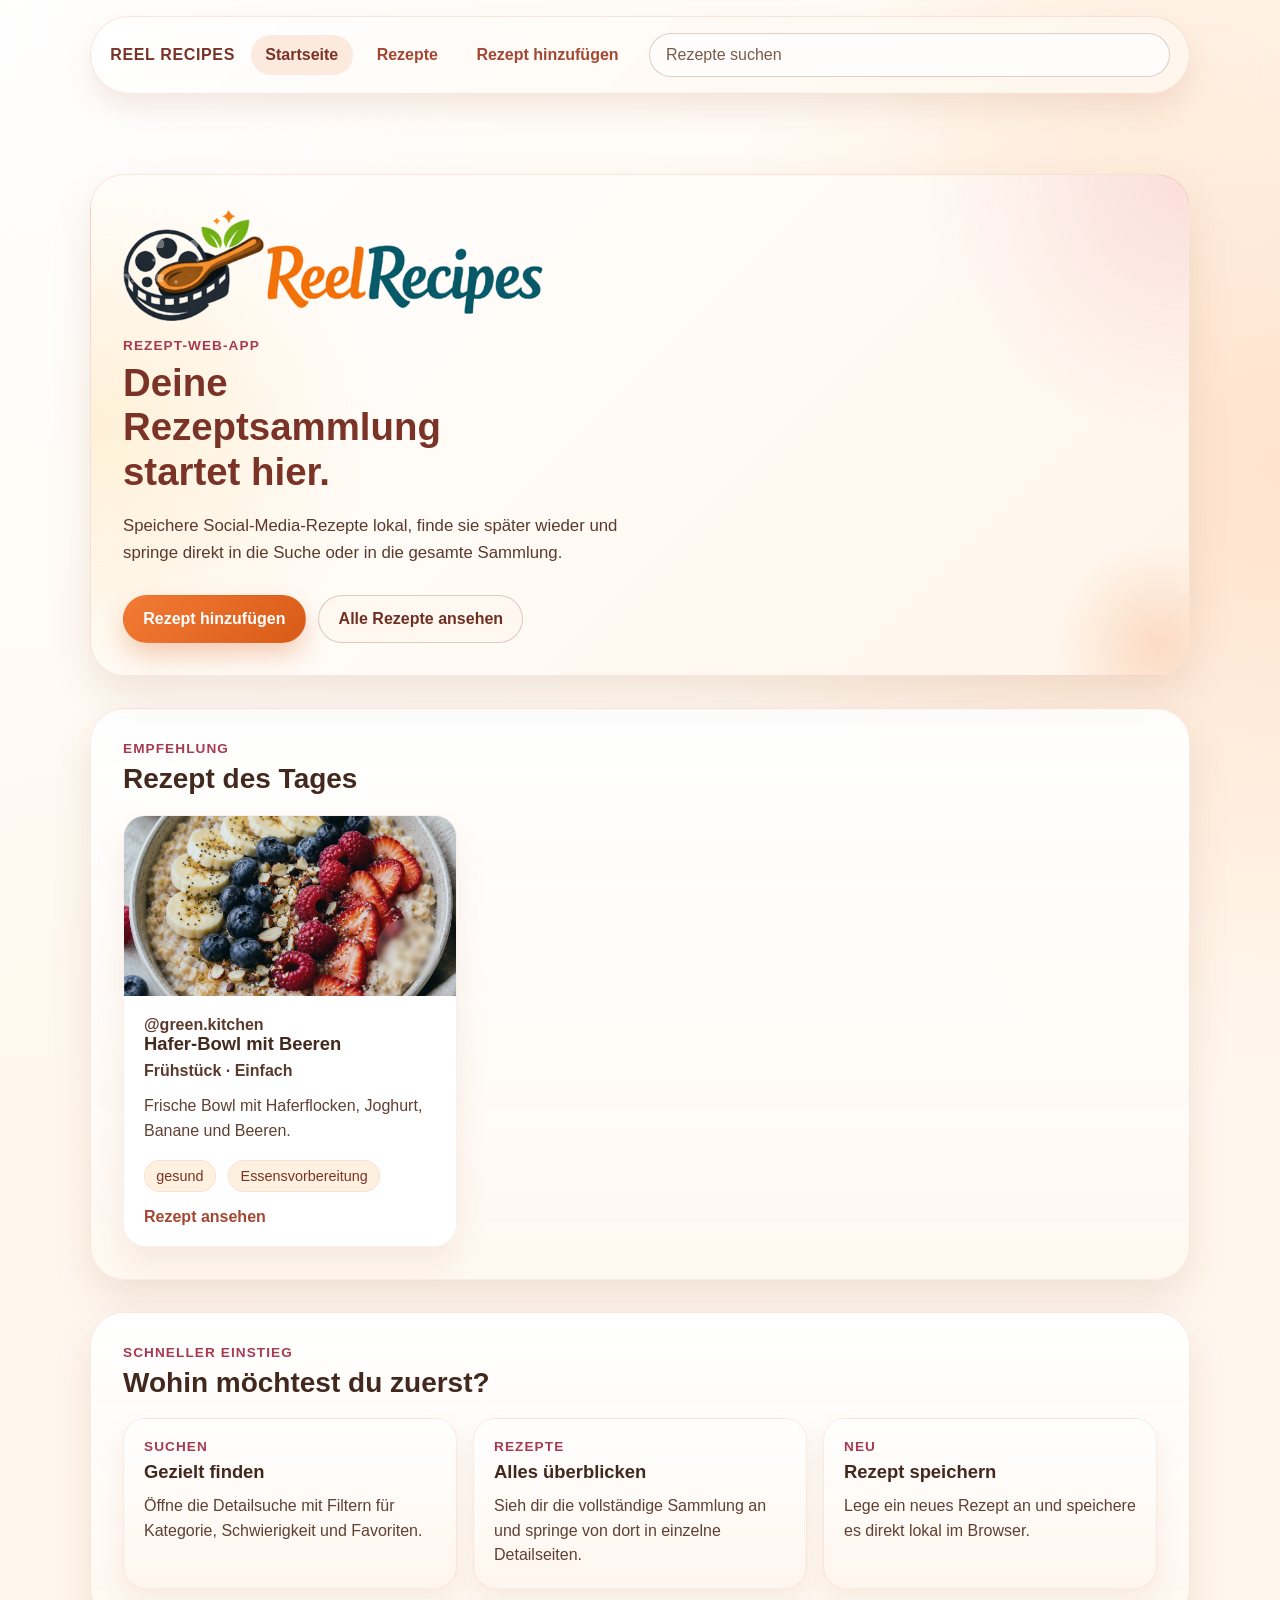
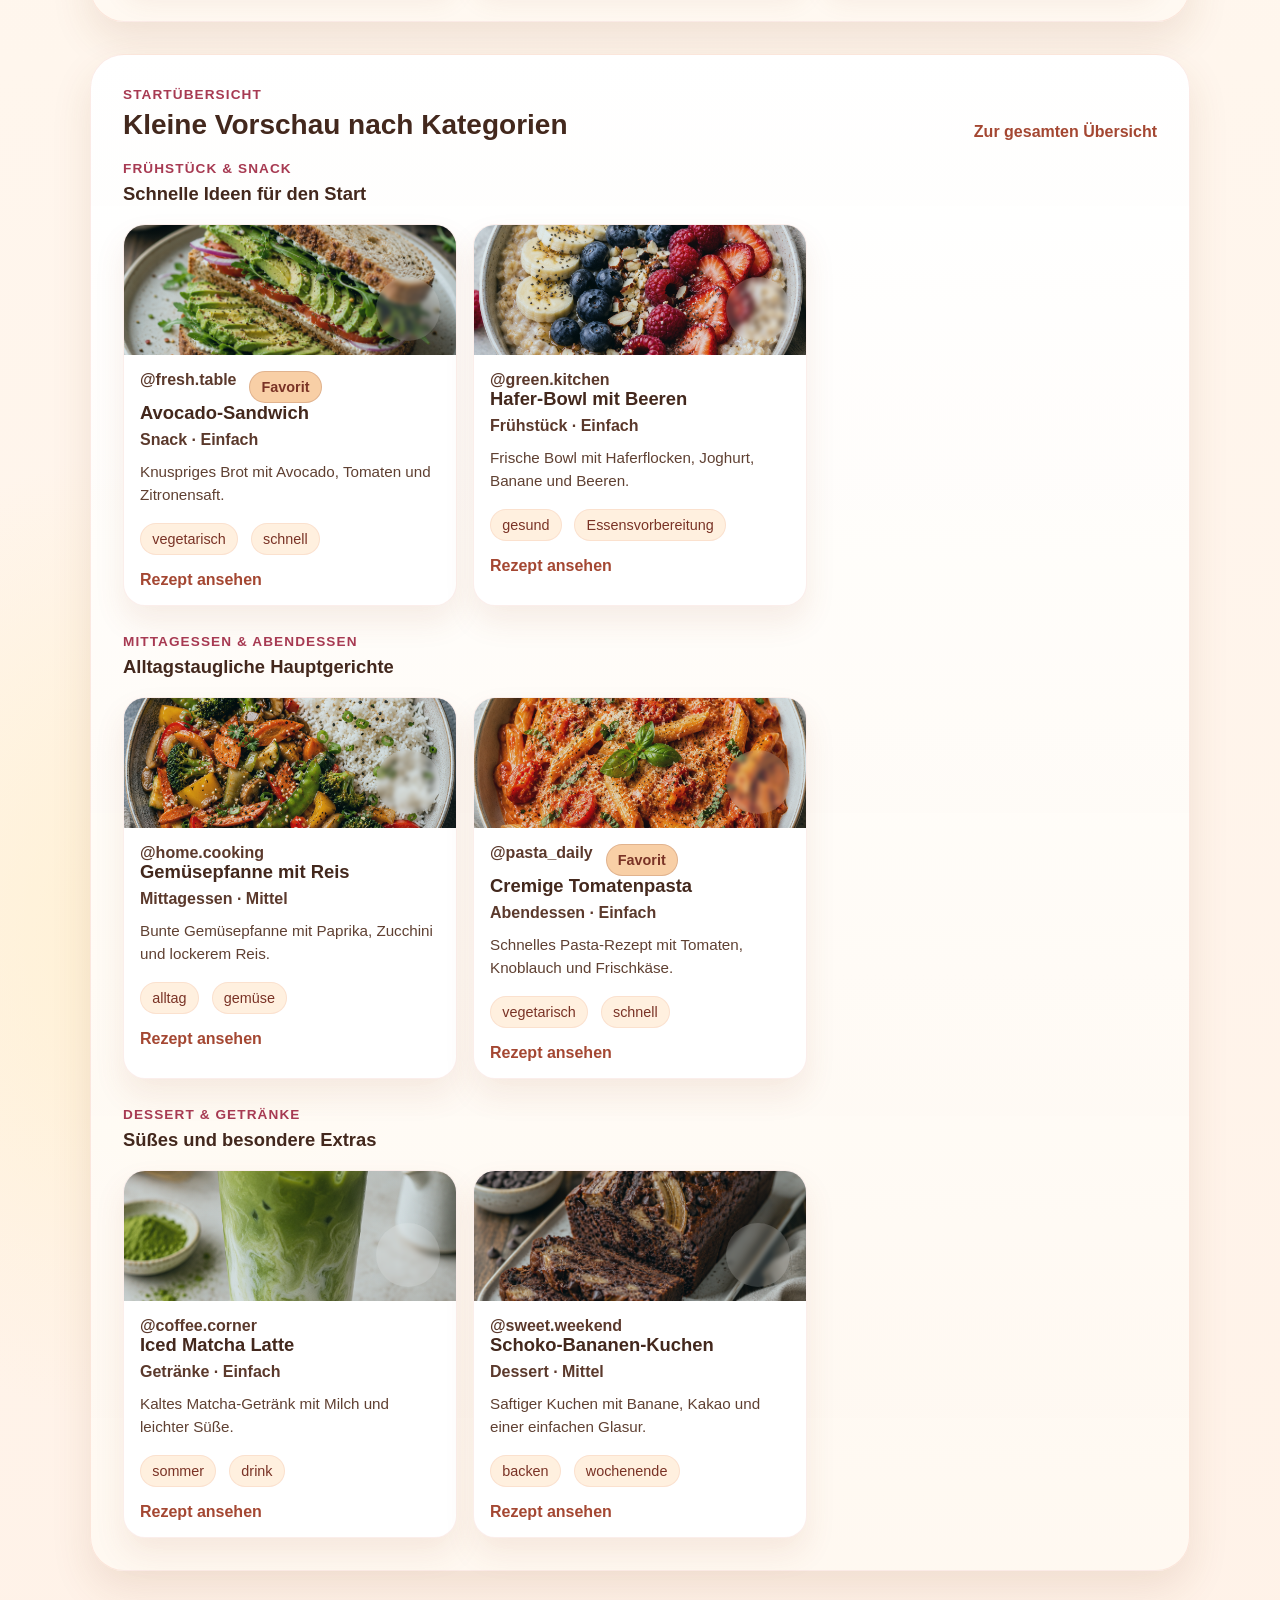
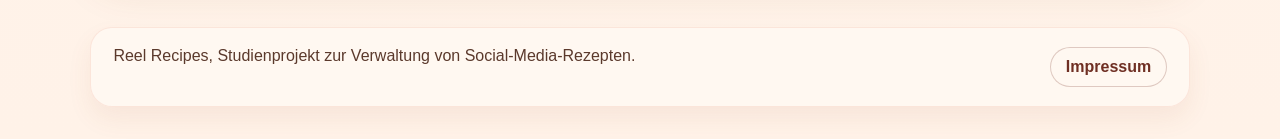
<file: index.html>
﻿<!DOCTYPE html>
<html lang="de">
  <head>
    <meta charset="UTF-8">
    <meta name="viewport" content="width=device-width, initial-scale=1.0, viewport-fit=cover">
    <meta
      name="description"
      content="Reel Recipes ist eine lokale Rezept-Web-App zum Speichern, Durchsuchen und Organisieren von Social-Media-Rezepten."
    >
    <meta name="theme-color" content="#f27b35">
    <link rel="manifest" href="manifest.webmanifest">
    <link rel="apple-touch-icon" href="data/icons/apple-touch-icon.png">
    <title>Reel Recipes - Startseite</title>
    <link rel="stylesheet" href="css/style.css">
  </head>
  <body>
    <a class="skip-link" href="#main-content">Zum Inhalt springen</a>
    <!-- Die Hauptnavigation steht auf jeder Seite ganz oben und verbindet die wichtigsten HTML-Dateien. -->
    <nav class="top-nav" aria-label="Hauptnavigation">
      <div class="top-nav__inner">
        <span class="top-nav__brand">Reel Recipes</span>
        <div class="top-nav__links">
          <a class="top-nav__link top-nav__link--active" href="index.html" aria-current="page">Startseite</a>
          <a class="top-nav__link" href="rezepte.html">Rezepte</a>
          <a class="top-nav__link" href="hinzufuegen.html">Rezept hinzufügen</a>
        </div>
        <form class="top-nav__search" action="suche.html" method="get">
          <label class="sr-only" for="nav-search-home">Suchen</label>
          <input id="nav-search-home" name="q" type="search" placeholder="Rezepte suchen">
        </form>
      </div>
    </nav>

    <!-- Der Header enthält den sichtbaren Einstieg der Startseite mit Titel und Hauptaktionen. -->
    <header class="hero">
      <div class="hero__content">
        <div class="brand">
          <img
            class="brand__logo"
            src="data/Logo_Reel_Recipes_transparent.png"
            alt="Logo von Reel Recipes"
          >
        </div>
        <p class="eyebrow">Rezept-Web-App</p>
        <h1>Deine Rezeptsammlung startet hier.</h1>
        <p class="hero__text">
          Speichere Social-Media-Rezepte lokal, finde sie später wieder und
          springe direkt in die Suche oder in die gesamte Sammlung.
        </p>
        <div class="hero__actions">
          <a class="button button--primary" href="hinzufuegen.html">Rezept hinzufügen</a>
          <a class="button button--secondary" href="rezepte.html">Alle Rezepte ansehen</a>
        </div>
      </div>
    </header>

    <!-- Im main-Bereich liegt der eigentliche Seiteninhalt, also alles außer Navigation und Footer. -->
    <main class="page-content" id="main-content">
      <section class="panel" aria-labelledby="recipe-of-day-title">
        <div class="section-heading section-heading--inline">
          <div>
            <p class="section-label">Empfehlung</p>
            <h2 id="recipe-of-day-title">Rezept des Tages</h2>
          </div>
        </div>

        <!-- Dieser Bereich zeigt jeden Tag automatisch ein anderes Rezept aus der lokalen Sammlung. -->
        <div class="card-grid" id="recipe-of-day-grid"></div>
      </section>

      <section class="panel quick-links" aria-labelledby="quick-links-title">
        <div class="section-heading section-heading--inline">
          <div>
            <p class="section-label">Schneller Einstieg</p>
            <h2 id="quick-links-title">Wohin möchtest du zuerst?</h2>
          </div>
        </div>

        <!-- Diese drei Kacheln dienen als schneller Einstieg in die wichtigsten Bereiche der Website. -->
        <div class="quick-links__grid">
          <a class="quick-link-card" href="suche.html">
            <p class="section-label">Suchen</p>
            <h3>Gezielt finden</h3>
            <p>Öffne die Detailsuche mit Filtern für Kategorie, Schwierigkeit und Favoriten.</p>
          </a>

          <a class="quick-link-card" href="rezepte.html">
            <p class="section-label">Rezepte</p>
            <h3>Alles überblicken</h3>
            <p>Sieh dir die vollständige Sammlung an und springe von dort in einzelne Detailseiten.</p>
          </a>

          <a class="quick-link-card" href="hinzufuegen.html">
            <p class="section-label">Neu</p>
            <h3>Rezept speichern</h3>
            <p>Lege ein neues Rezept an und speichere es direkt lokal im Browser.</p>
          </a>
        </div>
      </section>

      <section class="panel" aria-labelledby="home-overview-title">
        <div class="section-heading section-heading--inline">
          <div>
            <p class="section-label">Startübersicht</p>
            <h2 id="home-overview-title">Kleine Vorschau nach Kategorien</h2>
          </div>
          <a class="text-link" href="rezepte.html">Zur gesamten Übersicht</a>
        </div>

        <!-- Die Vorschau ist in Kategorien gegliedert, damit die Startseite nicht wie eine endlose Liste wirkt. -->
        <section class="home-category-group" aria-labelledby="home-breakfast-title">
          <div class="section-heading section-heading--inline">
            <div>
              <p class="section-label">Frühstück & Snack</p>
              <h3 id="home-breakfast-title">Schnelle Ideen für den Start</h3>
            </div>
          </div>
          <div class="card-grid card-grid--compact" id="home-breakfast-grid"></div>
        </section>

        <section class="home-category-group" aria-labelledby="home-main-title">
          <div class="section-heading section-heading--inline">
            <div>
              <p class="section-label">Mittagessen & Abendessen</p>
              <h3 id="home-main-title">Alltagstaugliche Hauptgerichte</h3>
            </div>
          </div>
          <div class="card-grid card-grid--compact" id="home-main-grid"></div>
        </section>

        <section class="home-category-group" aria-labelledby="home-treats-title">
          <div class="section-heading section-heading--inline">
            <div>
              <p class="section-label">Dessert & Getränke</p>
              <h3 id="home-treats-title">Süßes und besondere Extras</h3>
            </div>
          </div>
          <div class="card-grid card-grid--compact" id="home-treats-grid"></div>
        </section>
      </section>
    </main>

    <footer class="site-footer">
      <div class="site-footer__inner">
        <p>Reel Recipes, Studienprojekt zur Verwaltung von Social-Media-Rezepten.</p>
        <nav aria-label="Footer-Navigation">
          <button class="footer-app-button" id="install-app-button" type="button" hidden>GET THE APP</button>
          <a href="imprint.html">Impressum</a>
        </nav>
      </div>
    </footer>

    <script src="js/db.js"></script>
    <script src="js/sample-recipes.js"></script>
    <script src="js/recipe-render.js"></script>
    <script src="js/home.js"></script>
    <script src="js/pwa.js"></script>
  </body>
</html>
</file>
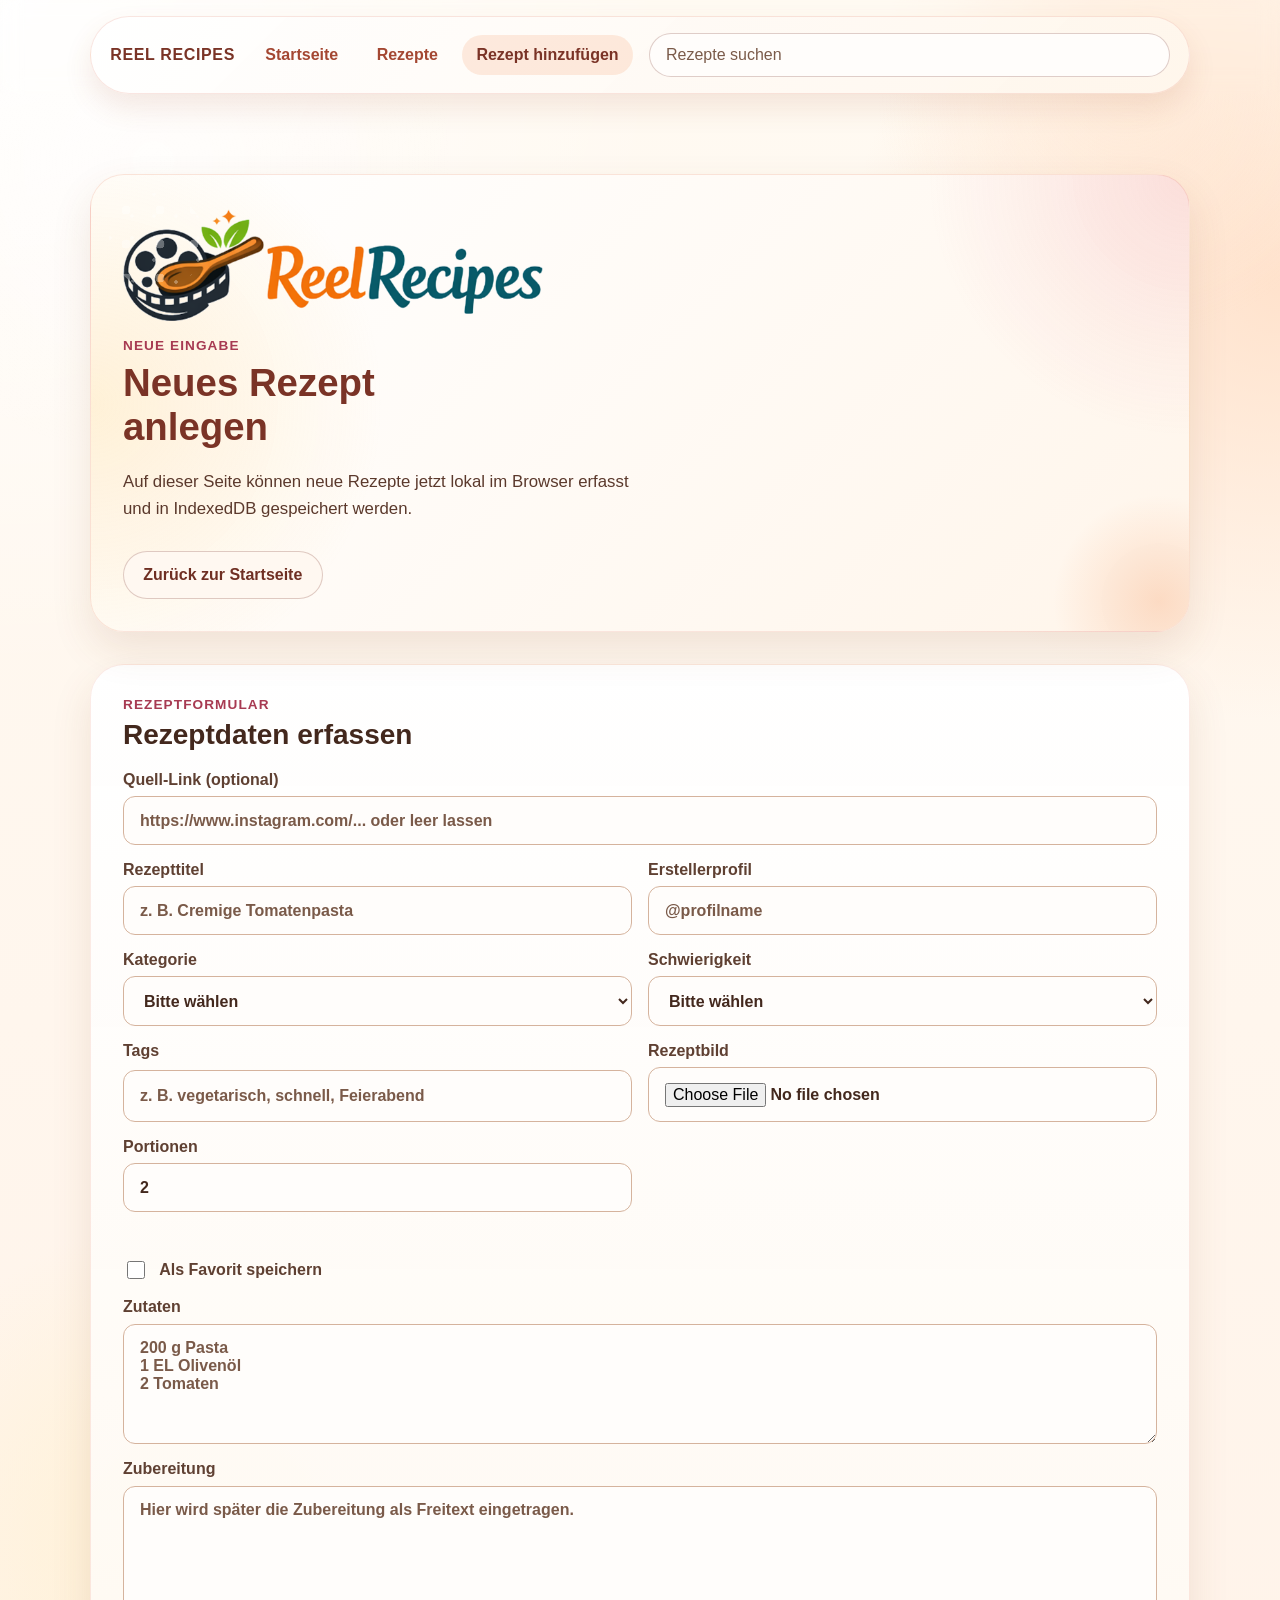
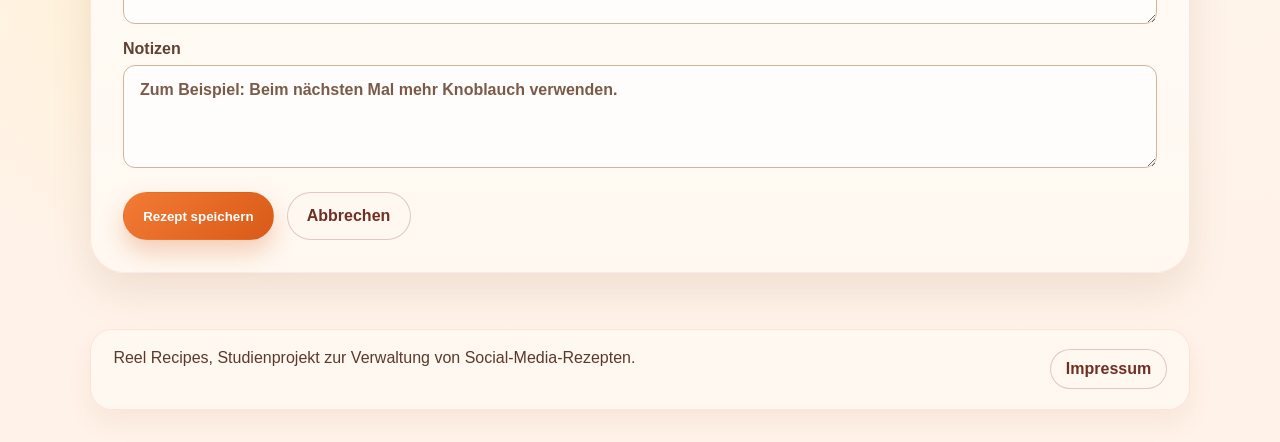
<file: hinzufuegen.html>
﻿<!DOCTYPE html>
<html lang="de">
  <head>
    <meta charset="UTF-8">
    <meta name="viewport" content="width=device-width, initial-scale=1.0, viewport-fit=cover">
    <meta
      name="description"
      content="Auf der Hinzufügen-Seite von Reel Recipes können neue Rezepte mit Kategorien, Zutaten, Tags und Bild lokal gespeichert werden."
    >
    <meta name="theme-color" content="#f27b35">
    <link rel="manifest" href="manifest.webmanifest">
    <link rel="apple-touch-icon" href="data/icons/apple-touch-icon.png">
    <title>Reel Recipes - Rezept hinzufügen</title>
    <link rel="stylesheet" href="css/style.css">
  </head>
  <body>
    <a class="skip-link" href="#main-content">Zum Inhalt springen</a>
    <!-- Die Navigation bleibt identisch, damit auch Unterseiten wie Formulare direkt erreichbar sind. -->
    <nav class="top-nav" aria-label="Hauptnavigation">
      <div class="top-nav__inner">
        <span class="top-nav__brand">Reel Recipes</span>
        <div class="top-nav__links">
          <a class="top-nav__link" href="index.html">Startseite</a>
          <a class="top-nav__link" href="rezepte.html">Rezepte</a>
          <a class="top-nav__link top-nav__link--active" href="hinzufuegen.html" aria-current="page">Rezept hinzufügen</a>
        </div>
        <form class="top-nav__search" action="suche.html" method="get">
          <label class="sr-only" for="nav-search-add">Suchen</label>
          <input id="nav-search-add" name="q" type="search" placeholder="Rezepte suchen">
        </form>
      </div>
    </nav>

    <header class="hero hero--compact">
      <div class="hero__content">
        <div class="brand">
          <img
            class="brand__logo"
            src="data/Logo_Reel_Recipes_transparent.png"
            alt="Logo von Reel Recipes"
          >
        </div>
        <p class="eyebrow">Neue Eingabe</p>
        <h1>Neues Rezept anlegen</h1>
        <p class="hero__text">
          Auf dieser Seite können neue Rezepte jetzt lokal im Browser erfasst
          und in IndexedDB gespeichert werden.
        </p>
        <div class="hero__actions">
          <a class="button button--secondary" href="index.html">Zurück zur Startseite</a>
        </div>
      </div>
    </header>

    <!-- Der main-Bereich enthält nur das Formular, weil dies die zentrale Aufgabe dieser Seite ist. -->
    <main class="page-content" id="main-content">
      <section class="panel form-panel" aria-labelledby="form-title">
        <div class="section-heading">
          <p class="section-label">Rezeptformular</p>
          <h2 id="form-title">Rezeptdaten erfassen</h2>
        </div>

        <!-- Dieses Formular wird später von add-recipe.js ausgelesen und in IndexedDB gespeichert. -->
        <form class="recipe-form" id="recipe-form">
          <label class="field field--full" for="source-url">
            <span>Quell-Link (optional)</span>
            <input
              id="source-url"
              type="text"
              placeholder="https://www.instagram.com/... oder leer lassen"
            >
          </label>

          <div class="form-grid">
            <label class="field" for="title">
              <span>Rezepttitel</span>
              <input
                id="title"
                type="text"
                placeholder="z. B. Cremige Tomatenpasta"
                required
              >
            </label>

            <label class="field" for="creator">
              <span>Erstellerprofil</span>
              <input id="creator" type="text" placeholder="@profilname">
            </label>

            <label class="field" for="category">
              <span>Kategorie</span>
              <select id="category" required>
                <option value="">Bitte wählen</option>
                <option value="Frühstück">Frühstück</option>
                <option value="Mittagessen">Mittagessen</option>
                <option value="Abendessen">Abendessen</option>
                <option value="Dessert">Dessert</option>
                <option value="Snack">Snack</option>
                <option value="Getränke">Getränke</option>
              </select>
            </label>

            <label class="field" for="difficulty">
              <span>Schwierigkeit</span>
              <select id="difficulty" required>
                <option value="">Bitte wählen</option>
                <option value="Einfach">Einfach</option>
                <option value="Mittel">Mittel</option>
                <option value="Anspruchsvoll">Anspruchsvoll</option>
              </select>
            </label>
          </div>

          <div class="form-grid">
            <label class="field" for="tags">
              <span>Tags</span>
              <input
                id="tags"
                type="text"
                placeholder="z. B. vegetarisch, schnell, Feierabend"
              >
            </label>

            <label class="field" for="image">
              <span>Rezeptbild</span>
              <input id="image" type="file" accept="image/*">
            </label>

            <label class="field" for="servings">
              <span>Portionen</span>
              <input id="servings" type="number" min="1" step="1" value="2" required>
            </label>
          </div>

          <label class="field field--checkbox" for="favorite">
            <input id="favorite" type="checkbox">
            <span>Als Favorit speichern</span>
          </label>

          <label class="field field--full" for="ingredients">
            <span>Zutaten</span>
            <textarea
              id="ingredients"
              rows="5"
              placeholder="200 g Pasta&#10;1 EL Olivenöl&#10;2 Tomaten"
              required
            ></textarea>
          </label>

          <label class="field field--full" for="steps-text">
            <span>Zubereitung</span>
            <textarea
              id="steps-text"
              rows="6"
              placeholder="Hier wird später die Zubereitung als Freitext eingetragen."
              required
            ></textarea>
          </label>

          <label class="field field--full" for="notes">
            <span>Notizen</span>
            <textarea
              id="notes"
              rows="4"
              placeholder="Zum Beispiel: Beim nächsten Mal mehr Knoblauch verwenden."
            ></textarea>
          </label>

          <p id="form-status" class="form-status" hidden aria-live="polite"></p>

          <!-- Hier liegen die beiden wichtigsten Aktionen: speichern oder ohne Änderung zurückgehen. -->
          <div class="form-actions">
            <button class="button button--primary" type="submit">Rezept speichern</button>
            <a class="button button--secondary" id="form-cancel-link" href="rezepte.html">Abbrechen</a>
          </div>
        </form>
      </section>
    </main>

    <footer class="site-footer">
      <div class="site-footer__inner">
        <p>Reel Recipes, Studienprojekt zur Verwaltung von Social-Media-Rezepten.</p>
        <nav aria-label="Footer-Navigation">
          <button class="footer-app-button" id="install-app-button" type="button" hidden>GET THE APP</button>
          <a href="imprint.html">Impressum</a>
        </nav>
      </div>
    </footer>

    <script src="js/db.js"></script>
    <script src="js/add-recipe.js"></script>
    <script src="js/pwa.js"></script>
  </body>
</html>
</file>
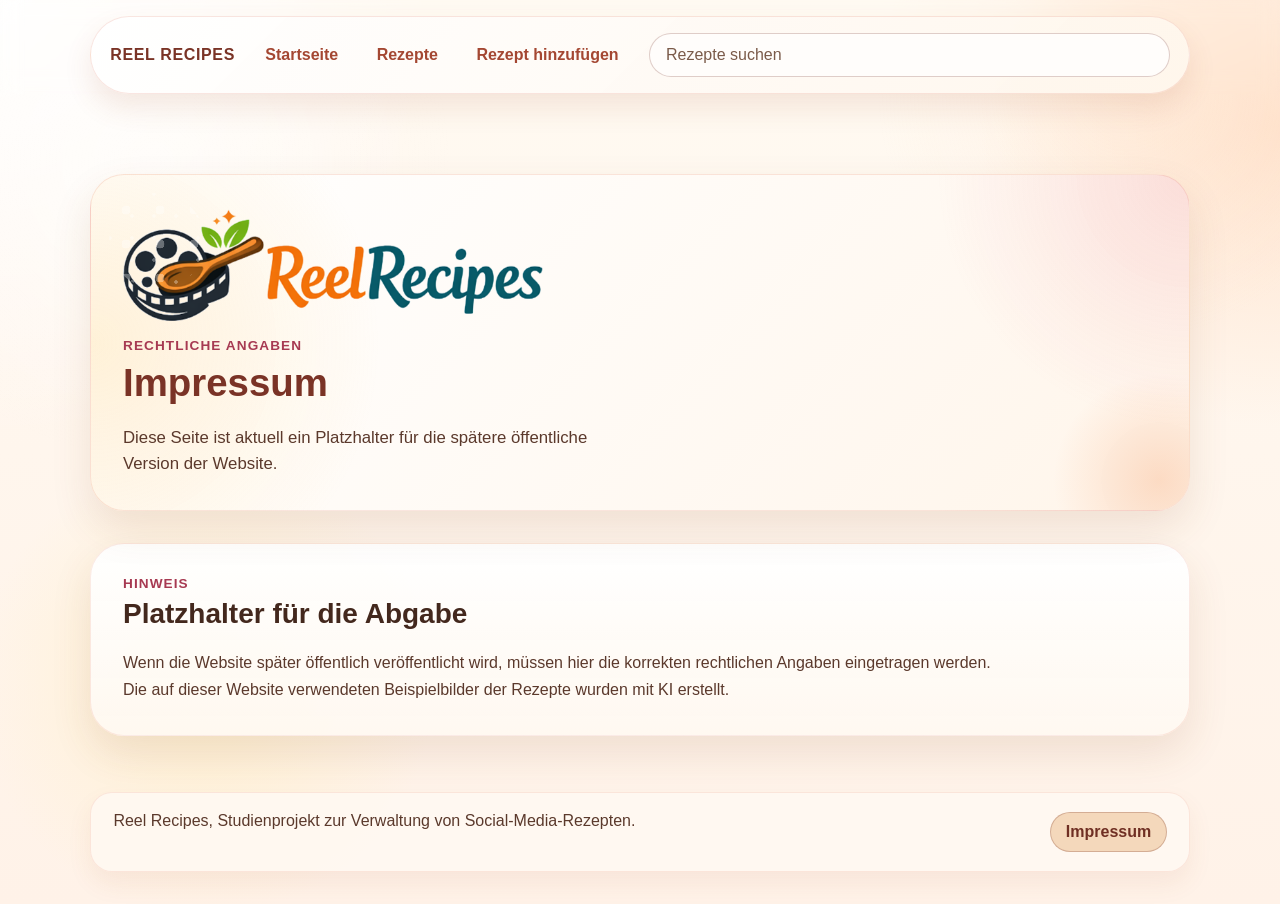
<file: imprint.html>
﻿<!DOCTYPE html>
<html lang="de">
  <head>
    <meta charset="UTF-8">
    <meta name="viewport" content="width=device-width, initial-scale=1.0, viewport-fit=cover">
    <meta
      name="description"
      content="Das Impressum von Reel Recipes enthält rechtliche Hinweise und Platzhalter für eine spätere öffentliche Veröffentlichung."
    >
    <meta name="theme-color" content="#f27b35">
    <link rel="manifest" href="manifest.webmanifest">
    <link rel="apple-touch-icon" href="data/icons/apple-touch-icon.png">
    <title>Reel Recipes - Impressum</title>
    <link rel="stylesheet" href="css/style.css">
  </head>
  <body>
    <a class="skip-link" href="#main-content">Zum Inhalt springen</a>
    <!-- Das Impressum verwendet dieselbe Grundstruktur wie die übrigen Seiten der Website. -->
    <nav class="top-nav" aria-label="Hauptnavigation">
      <div class="top-nav__inner">
        <span class="top-nav__brand">Reel Recipes</span>
        <div class="top-nav__links">
          <a class="top-nav__link" href="index.html">Startseite</a>
          <a class="top-nav__link" href="rezepte.html">Rezepte</a>
          <a class="top-nav__link" href="hinzufuegen.html">Rezept hinzufügen</a>
        </div>
        <form class="top-nav__search" action="suche.html" method="get">
          <label class="sr-only" for="nav-search-imprint">Suchen</label>
          <input id="nav-search-imprint" name="q" type="search" placeholder="Rezepte suchen">
        </form>
      </div>
    </nav>

    <header class="hero hero--compact">
      <div class="hero__content">
        <div class="brand">
          <img
            class="brand__logo"
            src="data/Logo_Reel_Recipes_transparent.png"
            alt="Logo von Reel Recipes"
          >
        </div>
        <p class="eyebrow">Rechtliche Angaben</p>
        <h1>Impressum</h1>
        <p class="hero__text">
          Diese Seite ist aktuell ein Platzhalter für die spätere öffentliche
          Version der Website.
        </p>
      </div>
    </header>

    <!-- Im main-Bereich stehen die rechtlichen Hinweise und Quellenangaben für die Abgabe. -->
    <main class="page-content" id="main-content">
      <section class="panel" aria-labelledby="imprint-title">
        <div class="section-heading">
          <p class="section-label">Hinweis</p>
          <h2 id="imprint-title">Platzhalter für die Abgabe</h2>
        </div>
        <p class="detail-text">
          Wenn die Website später öffentlich veröffentlicht wird, müssen hier
          die korrekten rechtlichen Angaben eingetragen werden.
        </p>
        <p class="detail-text">
          Die auf dieser Website verwendeten Beispielbilder der Rezepte wurden
          mit KI erstellt.
        </p>
      </section>
    </main>

    <footer class="site-footer">
      <div class="site-footer__inner">
        <p>Reel Recipes, Studienprojekt zur Verwaltung von Social-Media-Rezepten.</p>
        <nav aria-label="Footer-Navigation">
          <button class="footer-app-button" id="install-app-button" type="button" hidden>GET THE APP</button>
          <a href="imprint.html" aria-current="page">Impressum</a>
        </nav>
      </div>
    </footer>
    <script src="js/pwa.js"></script>
  </body>
</html>
</file>
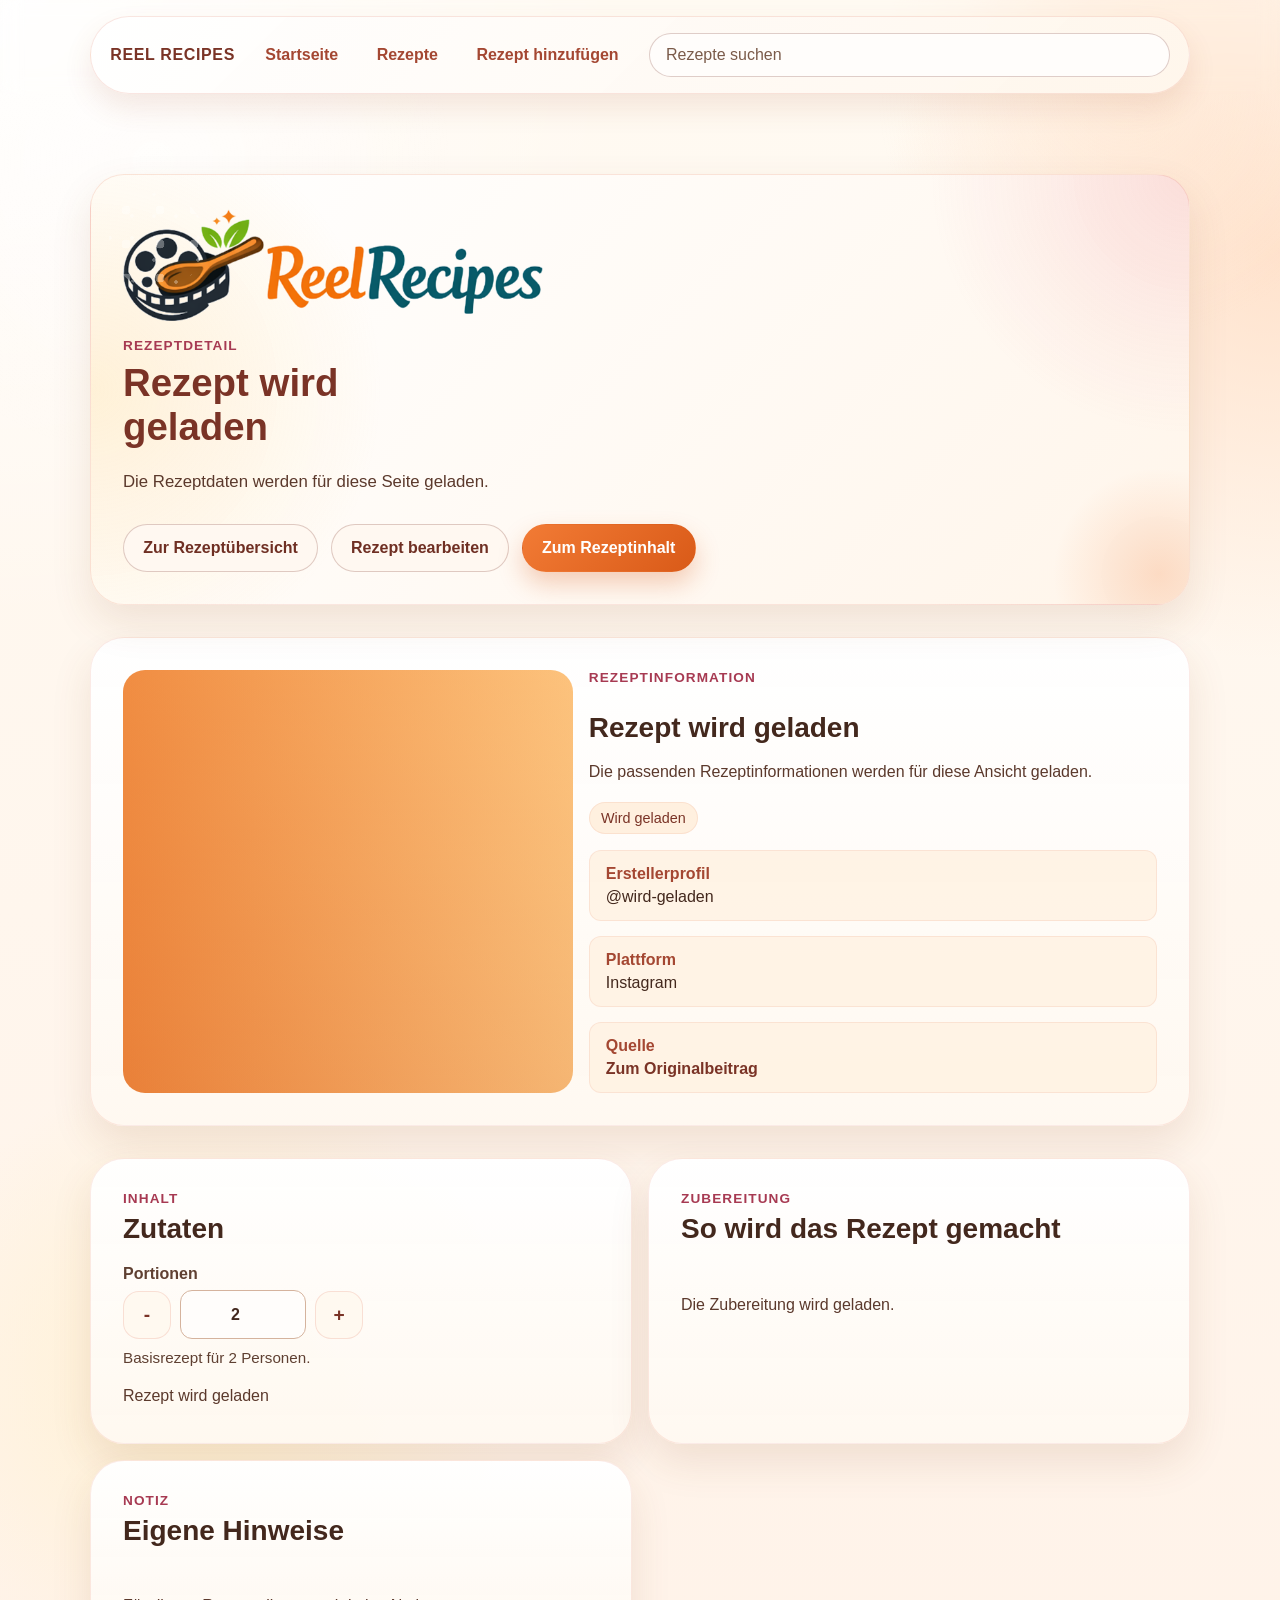
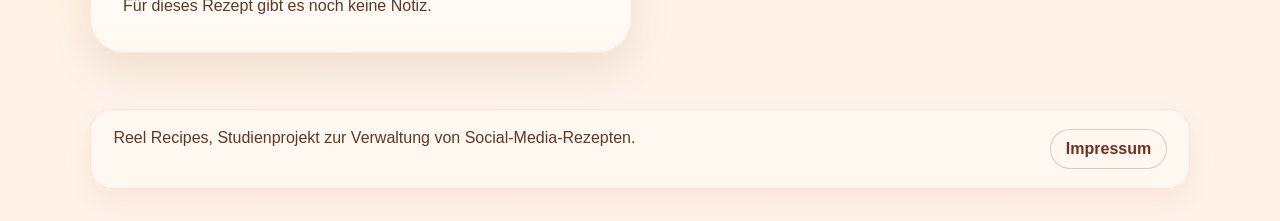
<file: rezept.html>
<!DOCTYPE html>
<html lang="de">
  <head>
    <meta charset="UTF-8">
    <meta name="viewport" content="width=device-width, initial-scale=1.0, viewport-fit=cover">
    <meta
      name="description"
      content="Die Detailseite von Reel Recipes zeigt ein einzelnes Rezept mit Zutaten, Zubereitung und Quellenlink."
    >
    <meta name="theme-color" content="#f27b35">
    <link rel="manifest" href="manifest.webmanifest">
    <link rel="apple-touch-icon" href="data/icons/apple-touch-icon.png">
    <title>Reel Recipes - Rezeptdetail</title>
    <link rel="stylesheet" href="css/style.css">
  </head>
  <body>
    <a class="skip-link" href="#main-content">Zum Inhalt springen</a>

    <!-- Auch die Detailseite nutzt dieselbe Hauptnavigation wie alle anderen Seiten. -->
    <nav class="top-nav" aria-label="Hauptnavigation">
      <div class="top-nav__inner">
        <span class="top-nav__brand">Reel Recipes</span>
        <div class="top-nav__links">
          <a class="top-nav__link" href="index.html">Startseite</a>
          <a class="top-nav__link" href="rezepte.html">Rezepte</a>
          <a class="top-nav__link" href="hinzufuegen.html">Rezept hinzufügen</a>
        </div>
        <form class="top-nav__search" action="suche.html" method="get">
          <label class="sr-only" for="nav-search-detail">Suchen</label>
          <input id="nav-search-detail" name="q" type="search" placeholder="Rezepte suchen">
        </form>
      </div>
    </nav>

    <!-- Dieser Header zeigt die wichtigsten Rezeptdaten sofort an, noch bevor der restliche Inhalt folgt. -->
    <header class="hero hero--compact">
      <div class="hero__content">
        <div class="brand">
          <img
            class="brand__logo"
            src="data/Logo_Reel_Recipes_transparent.png"
            alt="Logo von Reel Recipes"
          >
        </div>
        <p class="eyebrow">Rezeptdetail</p>
        <h1 id="detail-page-title">Rezept wird geladen</h1>
        <p class="hero__text" id="detail-page-text">
          Die Rezeptdaten werden für diese Seite geladen.
        </p>
        <div class="hero__actions">
          <a class="button button--secondary" href="rezepte.html">Zur Rezeptübersicht</a>
          <a class="button button--secondary" id="detail-edit-link" href="hinzufuegen.html" hidden>Rezept bearbeiten</a>
          <a class="button button--primary" href="#zutaten">Zum Rezeptinhalt</a>
        </div>
      </div>
    </header>

    <!-- Der Hauptbereich enthält die Rezeptdaten, die später per JavaScript in die Platzhalter geladen werden. -->
    <main class="page-content page-content--detail" id="main-content">
      <!-- Dieser Bereich verbindet Bild, Metadaten und Kurzinfo zu einem gemeinsamen Einleitungsteil. -->
      <section class="panel detail-hero" aria-labelledby="detail-subtitle">
        <div class="detail-hero__image detail-hero__image--pasta" id="detail-image"></div>
        <div class="detail-hero__content">
          <p class="section-label">Rezeptinformation</p>
          <h2 id="detail-subtitle">Rezept wird geladen</h2>
          <p class="detail-intro" id="detail-intro">
            Die passenden Rezeptinformationen werden für diese Ansicht geladen.
          </p>

          <div class="info-chips" id="detail-tags">
            <span class="tag">Wird geladen</span>
          </div>

          <dl class="detail-meta">
            <div>
              <dt>Erstellerprofil</dt>
              <dd id="detail-creator">@wird-geladen</dd>
            </div>
            <div>
              <dt>Plattform</dt>
              <dd id="detail-platform">Instagram</dd>
            </div>
            <div>
              <dt>Quelle</dt>
              <dd>
                <a href="#" id="detail-source-link">Zum Originalbeitrag</a>
              </dd>
            </div>
          </dl>
        </div>
      </section>

      <!-- Dieses div ist nur ein Layout-Container für die Inhaltsblöcke und deshalb keine eigene Section. -->
      <div class="detail-grid">
        <section class="panel detail-section" id="zutaten" aria-labelledby="ingredients-title">
          <div class="section-heading">
            <p class="section-label">Inhalt</p>
            <h2 id="ingredients-title">Zutaten</h2>
          </div>
          <div class="servings-control">
            <div class="field">
              <label for="detail-servings">Portionen</label>
              <div class="servings-stepper">
                <button class="servings-stepper__button" id="servings-decrease" type="button" aria-label="Portionen verringern">
                  -
                </button>
                <input
                  id="detail-servings"
                  type="number"
                  min="1"
                  step="1"
                  value="2"
                  inputmode="numeric"
                  aria-describedby="detail-servings-note"
                >
                <button class="servings-stepper__button" id="servings-increase" type="button" aria-label="Portionen erhöhen">
                  +
                </button>
              </div>
            </div>
            <p class="servings-note" id="detail-servings-note">
              Basisrezept für 2 Personen.
            </p>
          </div>
          <ul class="ingredient-list" id="detail-ingredients">
            <li>Rezept wird geladen</li>
          </ul>
        </section>

        <section class="panel detail-section" aria-labelledby="steps-title">
          <div class="section-heading">
            <p class="section-label">Zubereitung</p>
            <h2 id="steps-title">So wird das Rezept gemacht</h2>
          </div>
          <p class="detail-text detail-text--formatted" id="detail-steps">
            Die Zubereitung wird geladen.
          </p>
        </section>

        <section class="panel detail-section" aria-labelledby="notes-title" id="detail-notes-section">
          <div class="section-heading">
            <p class="section-label">Notiz</p>
            <h2 id="notes-title">Eigene Hinweise</h2>
          </div>
          <p class="detail-text detail-text--formatted" id="detail-notes">
            Für dieses Rezept gibt es noch keine Notiz.
          </p>
        </section>
      </div>
    </main>

    <footer class="site-footer">
      <div class="site-footer__inner">
        <p>Reel Recipes, Studienprojekt zur Verwaltung von Social-Media-Rezepten.</p>
        <nav aria-label="Footer-Navigation">
          <button class="footer-app-button" id="install-app-button" type="button" hidden>GET THE APP</button>
          <a href="imprint.html">Impressum</a>
        </nav>
      </div>
    </footer>

    <script src="js/db.js"></script>
    <script src="js/sample-recipes.js"></script>
    <script src="js/recipe-detail.js"></script>
    <script src="js/pwa.js"></script>
  </body>
</html>
</file>
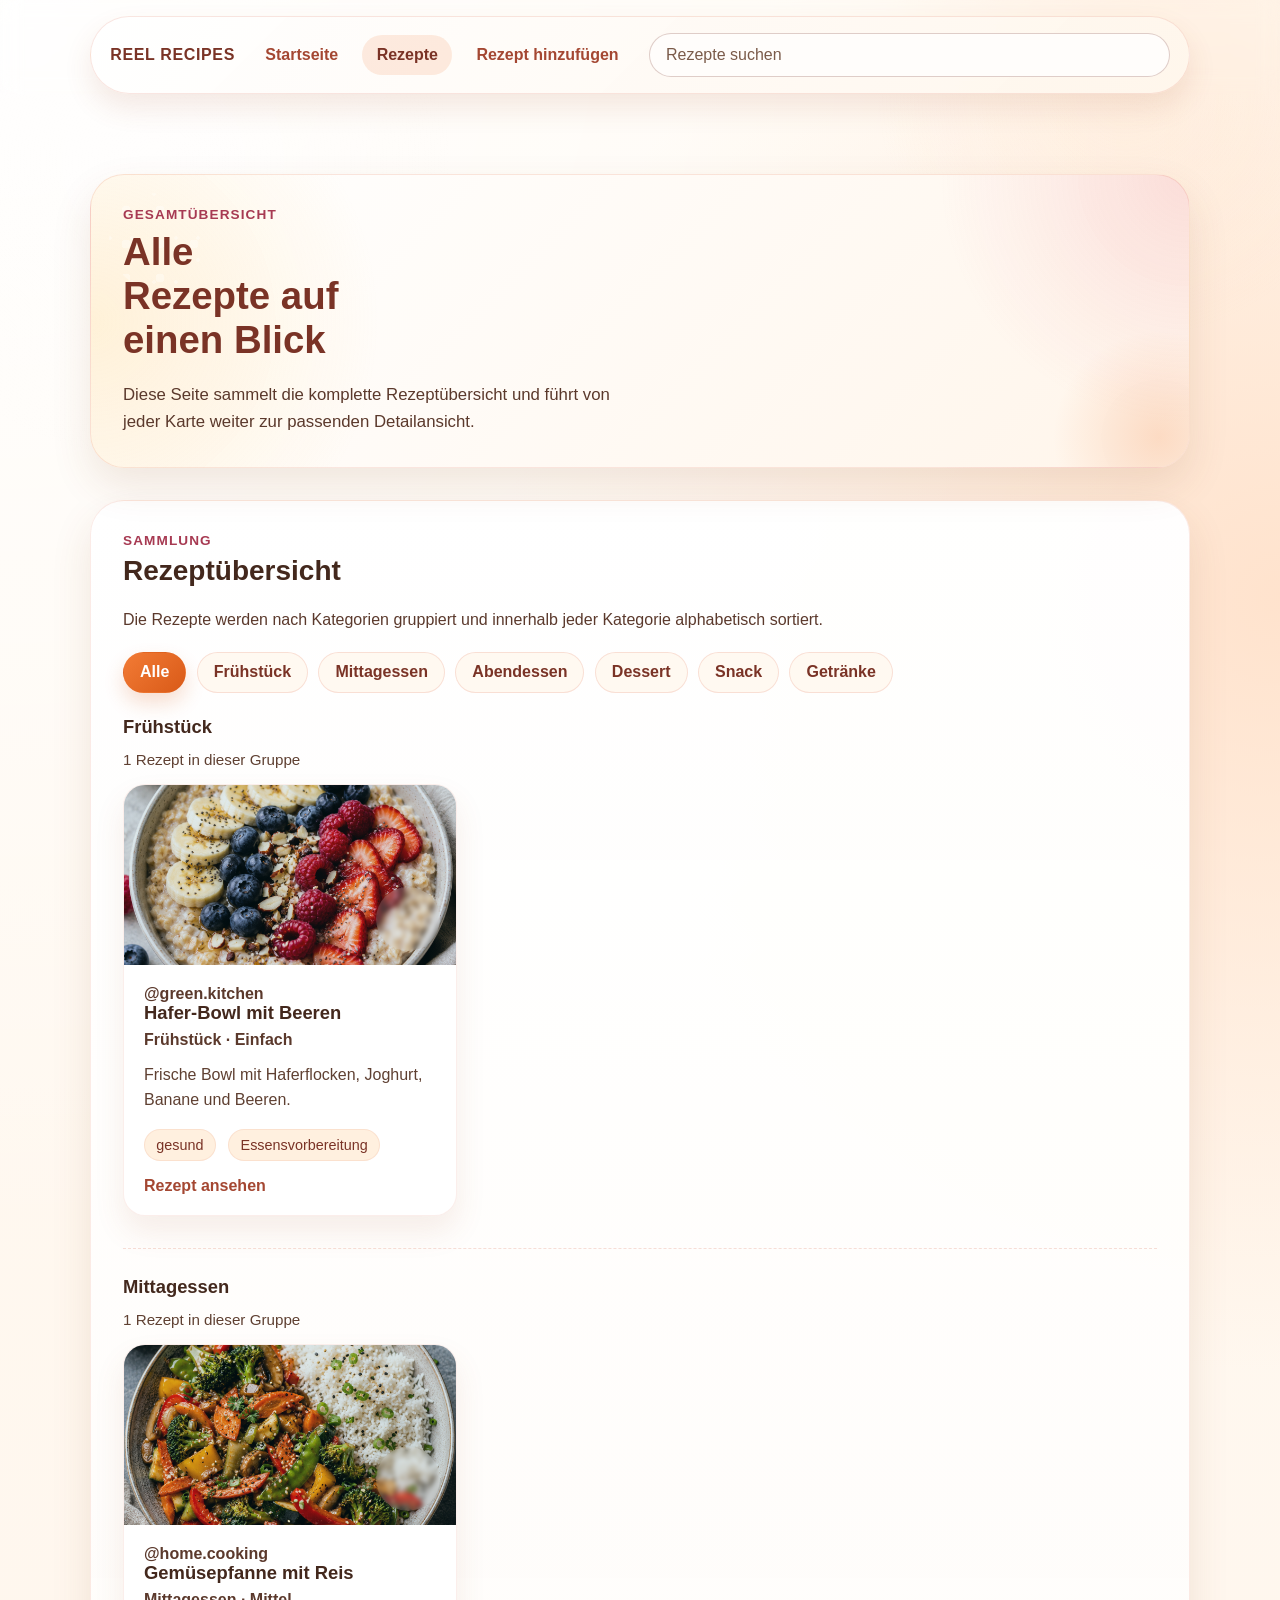
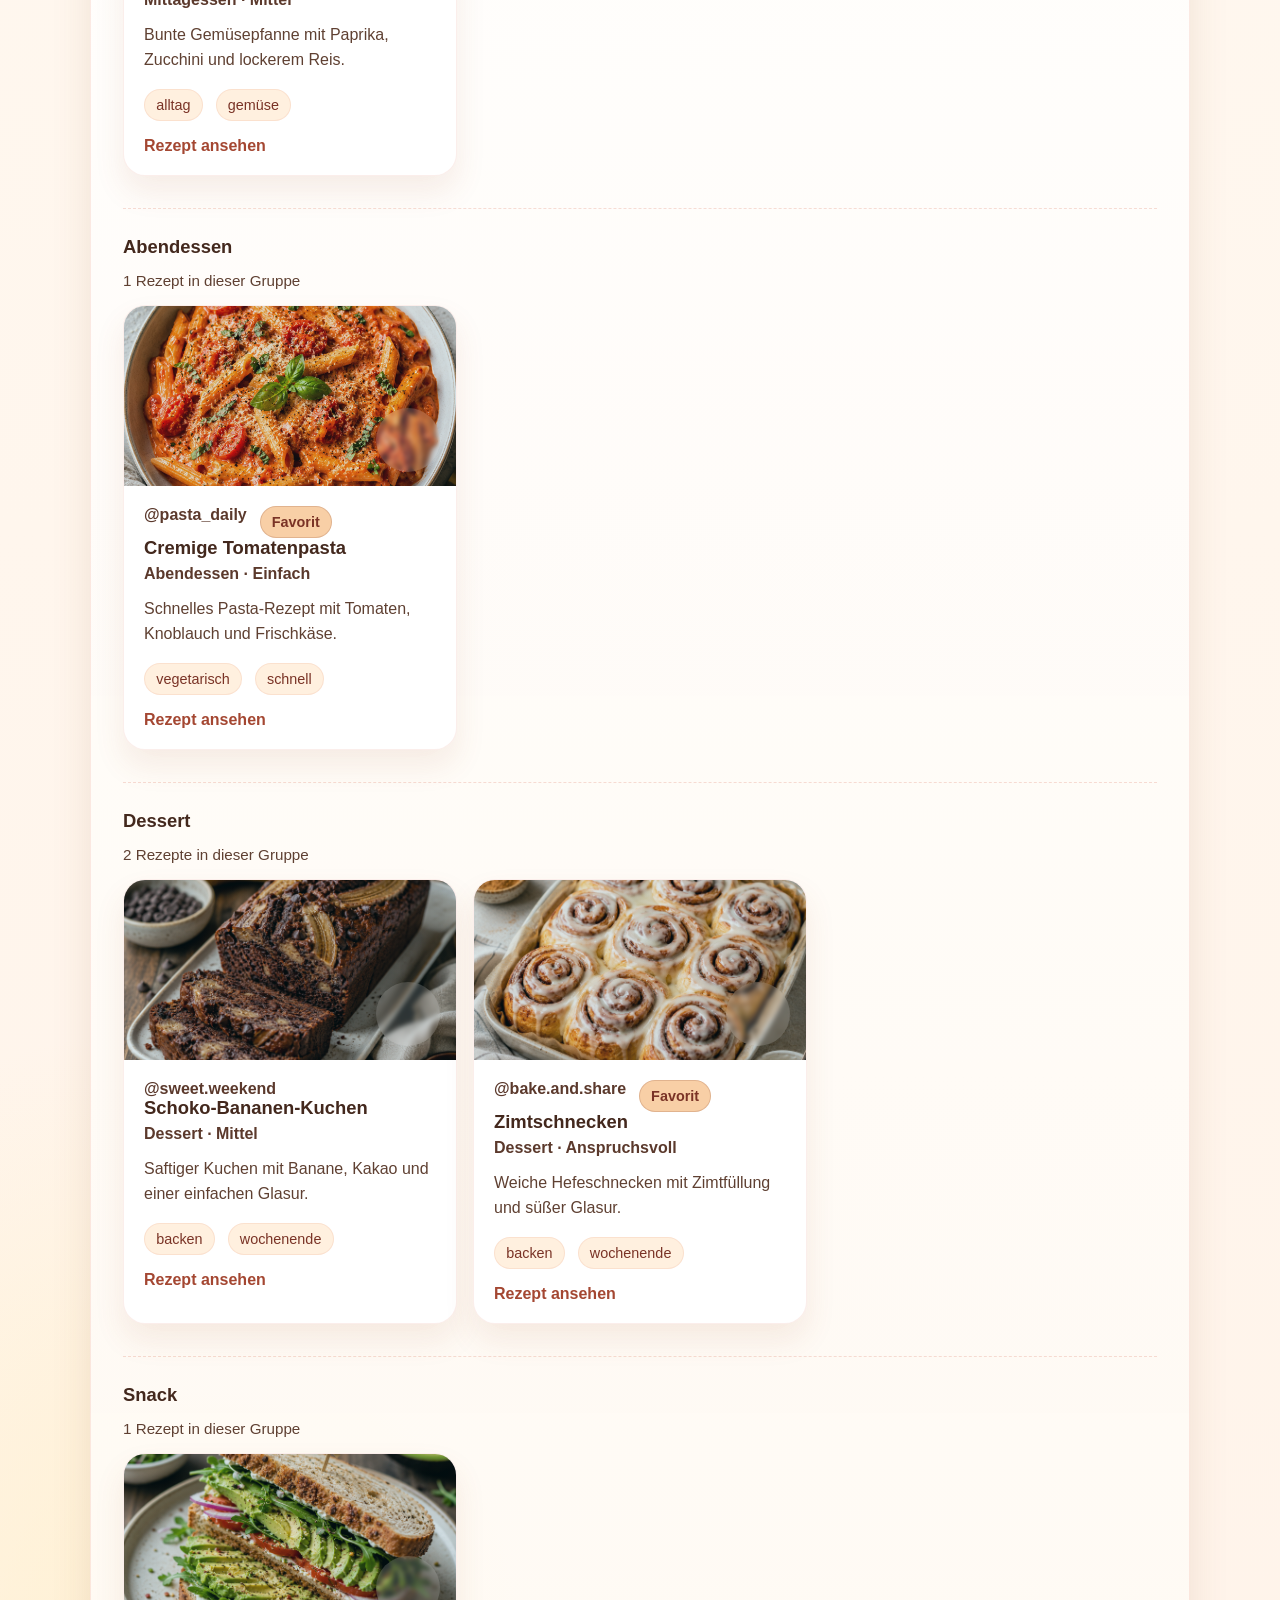
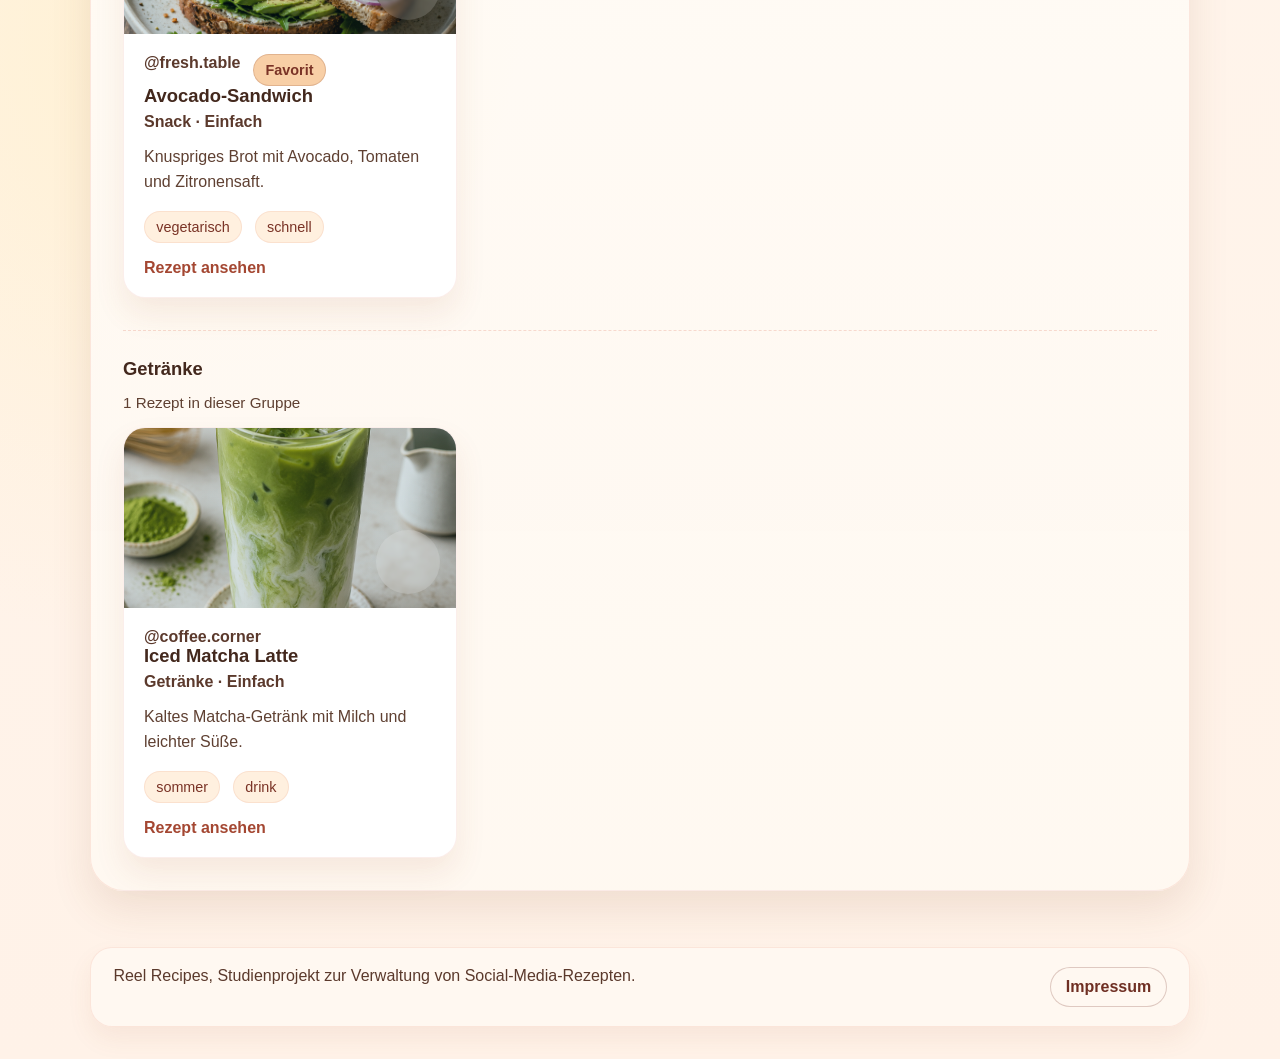
<file: rezepte.html>
﻿<!DOCTYPE html>
<html lang="de">
  <head>
    <meta charset="UTF-8">
    <meta name="viewport" content="width=device-width, initial-scale=1.0, viewport-fit=cover">
    <meta
      name="description"
      content="Die Rezepte-Seite von Reel Recipes zeigt die vollständige Übersicht aller gespeicherten und beispielhaften Rezepte."
    >
    <meta name="theme-color" content="#f27b35">
    <link rel="manifest" href="manifest.webmanifest">
    <link rel="apple-touch-icon" href="data/icons/apple-touch-icon.png">
    <title>Reel Recipes - Rezepte</title>
    <link rel="stylesheet" href="css/style.css">
  </head>
  <body>
    <a class="skip-link" href="#main-content">Zum Inhalt springen</a>
    <!-- Gemeinsame Hauptnavigation für den Wechsel zwischen Startseite, Übersicht, Formular und Suche. -->
    <nav class="top-nav" aria-label="Hauptnavigation">
      <div class="top-nav__inner">
        <span class="top-nav__brand">Reel Recipes</span>
        <div class="top-nav__links">
          <a class="top-nav__link" href="index.html">Startseite</a>
          <a class="top-nav__link top-nav__link--active" href="rezepte.html" aria-current="page">Rezepte</a>
          <a class="top-nav__link" href="hinzufuegen.html">Rezept hinzufügen</a>
        </div>
        <form class="top-nav__search" action="suche.html" method="get">
          <label class="sr-only" for="nav-search-recipes">Suchen</label>
          <input id="nav-search-recipes" name="q" type="search" placeholder="Rezepte suchen">
        </form>
      </div>
    </nav>

    <!-- Der kompakte Header erklärt kurz, was diese Unterseite zeigt. -->
    <header class="hero hero--compact">
      <div class="hero__content">
        <p class="eyebrow">Gesamtübersicht</p>
        <h1>Alle Rezepte auf einen Blick</h1>
        <p class="hero__text">
          Diese Seite sammelt die komplette Rezeptübersicht und führt von jeder
          Karte weiter zur passenden Detailansicht.
        </p>
      </div>
    </header>

    <!-- In diesem Hauptbereich wird die komplette Rezeptsammlung per JavaScript geordnet nach Kategorien geladen. -->
    <main class="page-content" id="main-content">
      <section class="panel" aria-labelledby="all-recipes-title">
        <div class="section-heading section-heading--inline">
          <div>
            <p class="section-label">Sammlung</p>
            <h2 id="all-recipes-title">Rezeptübersicht</h2>
          </div>
        </div>
        <p class="detail-text">
          Die Rezepte werden nach Kategorien gruppiert und innerhalb jeder Kategorie alphabetisch sortiert.
        </p>
        <!-- Mit diesen Buttons kann die Übersicht schnell auf eine Kategorie eingeschränkt werden. -->
        <div class="category-filter-bar" role="group" aria-label="Kategorien filtern" id="category-filter-bar">
          <button class="category-filter-button category-filter-button--active" type="button" data-category="Alle">
            Alle
          </button>
          <button class="category-filter-button" type="button" data-category="Frühstück">
            Frühstück
          </button>
          <button class="category-filter-button" type="button" data-category="Mittagessen">
            Mittagessen
          </button>
          <button class="category-filter-button" type="button" data-category="Abendessen">
            Abendessen
          </button>
          <button class="category-filter-button" type="button" data-category="Dessert">
            Dessert
          </button>
          <button class="category-filter-button" type="button" data-category="Snack">
            Snack
          </button>
          <button class="category-filter-button" type="button" data-category="Getränke">
            Getränke
          </button>
        </div>
        <div id="all-recipes-groups"></div>
      </section>
    </main>

    <footer class="site-footer">
      <div class="site-footer__inner">
        <p>Reel Recipes, Studienprojekt zur Verwaltung von Social-Media-Rezepten.</p>
        <nav aria-label="Footer-Navigation">
          <button class="footer-app-button" id="install-app-button" type="button" hidden>GET THE APP</button>
          <a href="imprint.html">Impressum</a>
        </nav>
      </div>
    </footer>

    <script src="js/db.js"></script>
    <script src="js/sample-recipes.js"></script>
    <script src="js/recipe-render.js"></script>
    <script src="js/recipes-page.js"></script>
    <script src="js/pwa.js"></script>
  </body>
</html>
</file>
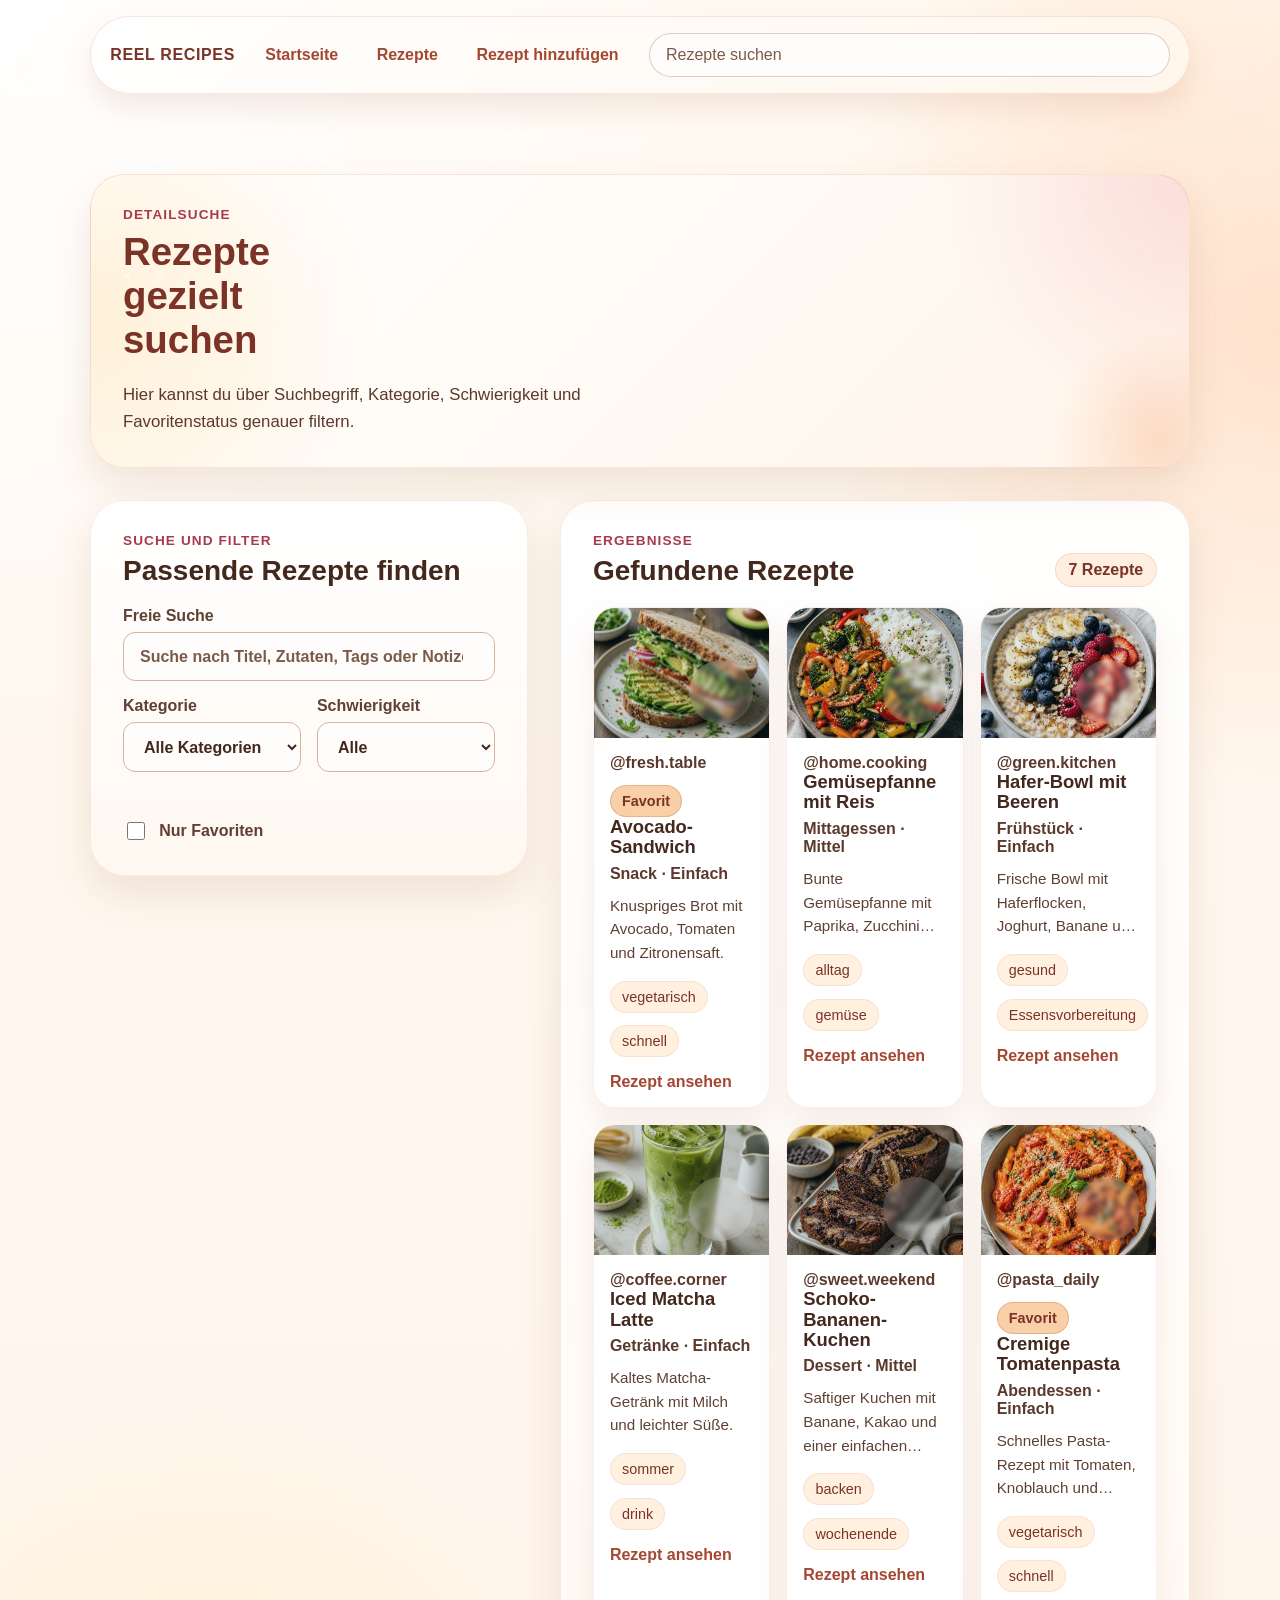
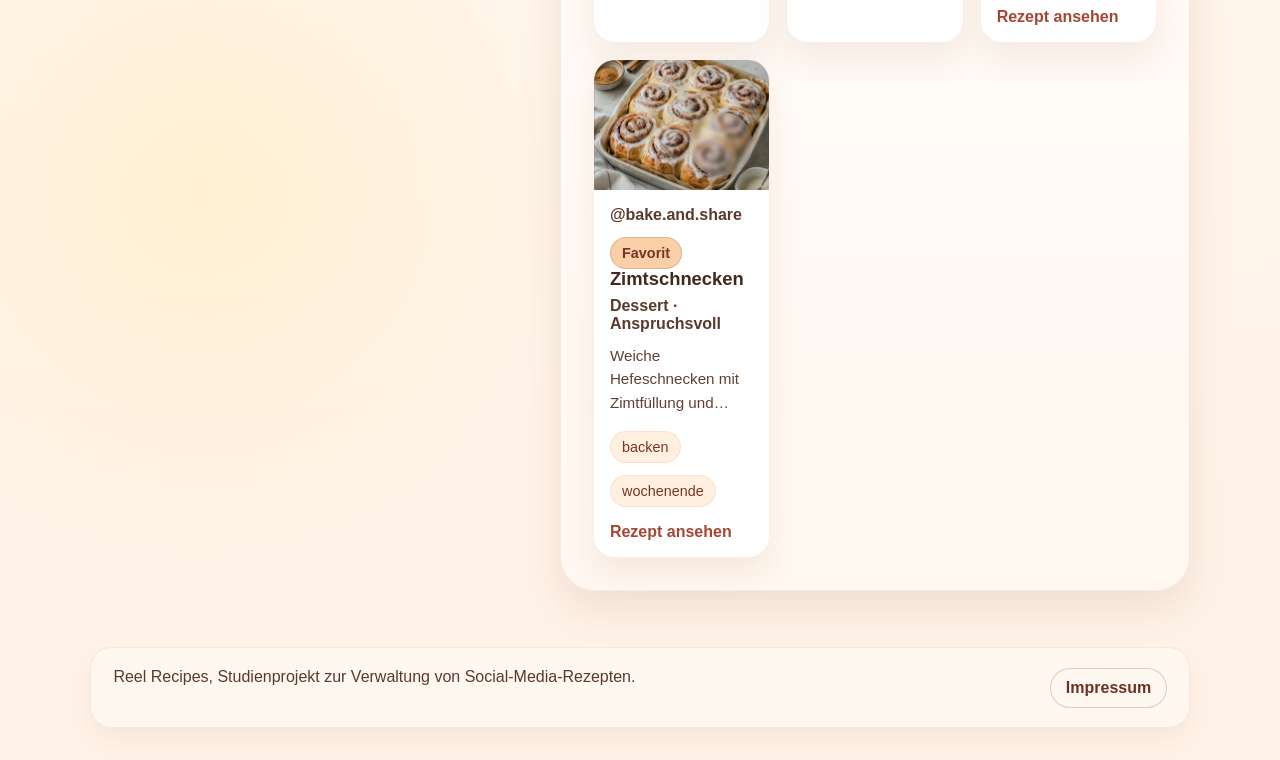
<file: suche.html>
﻿<!DOCTYPE html>
<html lang="de">
  <head>
    <meta charset="UTF-8">
    <meta name="viewport" content="width=device-width, initial-scale=1.0, viewport-fit=cover">
    <meta
      name="description"
      content="Die Suchseite von Reel Recipes bietet Freitextsuche sowie Filter nach Kategorie, Schwierigkeit und Favoriten."
    >
    <meta name="theme-color" content="#f27b35">
    <link rel="manifest" href="manifest.webmanifest">
    <link rel="apple-touch-icon" href="data/icons/apple-touch-icon.png">
    <title>Reel Recipes - Suche</title>
    <link rel="stylesheet" href="css/style.css">
  </head>
  <body>
    <a class="skip-link" href="#main-content">Zum Inhalt springen</a>
    <!-- Die Navigation bleibt auf jeder Seite gleich, damit die Bedienung konsistent bleibt. -->
    <nav class="top-nav" aria-label="Hauptnavigation">
      <div class="top-nav__inner">
        <span class="top-nav__brand">Reel Recipes</span>
        <div class="top-nav__links">
          <a class="top-nav__link" href="index.html">Startseite</a>
          <a class="top-nav__link" href="rezepte.html">Rezepte</a>
          <a class="top-nav__link" href="hinzufuegen.html">Rezept hinzufügen</a>
        </div>
        <form class="top-nav__search" action="suche.html" method="get">
          <label class="sr-only" for="nav-search-page">Suchen</label>
          <input id="nav-search-page" name="q" type="search" placeholder="Rezepte suchen">
        </form>
      </div>
    </nav>

    <header class="hero hero--compact">
      <div class="hero__content">
        <p class="eyebrow">Detailsuche</p>
        <h1>Rezepte gezielt suchen</h1>
        <p class="hero__text">
          Hier kannst du über Suchbegriff, Kategorie, Schwierigkeit und
          Favoritenstatus genauer filtern.
        </p>
      </div>
    </header>

    <!-- Auf der Suchseite sind Suche, Filter und Ergebnisse bewusst kompakt nebeneinander angeordnet. -->
    <main class="page-content page-content--search" id="main-content">
      <section class="panel search-panel" aria-labelledby="search-title">
        <div class="section-heading">
          <p class="section-label">Suche und Filter</p>
          <h2 id="search-title">Passende Rezepte finden</h2>
        </div>

        <!-- Dieses Formular liefert die Eingabefelder, die später von app.js ausgewertet werden. -->
        <form class="search-form" id="search-form">
          <label class="field" for="search-input">
            <span>Freie Suche</span>
            <input
              id="search-input"
              name="q"
              type="search"
              placeholder="Suche nach Titel, Zutaten, Tags oder Notizen"
            >
          </label>

          <div class="filter-grid">
            <label class="field" for="category-filter">
              <span>Kategorie</span>
              <select id="category-filter">
                <option>Alle Kategorien</option>
                <option>Frühstück</option>
                <option>Mittagessen</option>
                <option>Abendessen</option>
                <option>Dessert</option>
                <option>Snack</option>
                <option>Getränke</option>
              </select>
            </label>

            <label class="field" for="difficulty-filter">
              <span>Schwierigkeit</span>
              <select id="difficulty-filter">
                <option>Alle</option>
                <option>Einfach</option>
                <option>Mittel</option>
                <option>Anspruchsvoll</option>
              </select>
            </label>

            <label class="field field--checkbox" for="favorites-only">
              <input id="favorites-only" type="checkbox">
              <span>Nur Favoriten</span>
            </label>
          </div>
        </form>
      </section>

      <section class="panel" aria-labelledby="search-results-title">
        <div class="section-heading section-heading--inline">
          <div>
            <p class="section-label">Ergebnisse</p>
            <h2 id="search-results-title">Gefundene Rezepte</h2>
          </div>
          <p class="search-results-count" id="search-results-count" aria-live="polite">
            0 Rezepte
          </p>
        </div>

        <p id="no-results-message" class="no-results-message" hidden role="status">
          Keine Rezepte gefunden.
        </p>

        <!-- In dieses Grid setzt JavaScript alle gefundenen Rezeptkarten ein. -->
        <div class="card-grid card-grid--compact" id="recipe-grid"></div>
      </section>
    </main>

    <footer class="site-footer">
      <div class="site-footer__inner">
        <p>Reel Recipes, Studienprojekt zur Verwaltung von Social-Media-Rezepten.</p>
        <nav aria-label="Footer-Navigation">
          <button class="footer-app-button" id="install-app-button" type="button" hidden>GET THE APP</button>
          <a href="imprint.html">Impressum</a>
        </nav>
      </div>
    </footer>

    <script src="js/db.js"></script>
    <script src="js/sample-recipes.js"></script>
    <script src="js/recipe-render.js"></script>
    <script src="js/app.js"></script>
    <script src="js/pwa.js"></script>
  </body>
</html>
</file>
<file: css/style.css>
﻿/*
  Zentrale Designwerte:
  :root speichert wiederverwendbare Werte als CSS-Variablen.
  Dadurch müssen Farben, Rundungen und Schatten nicht überall neu geschrieben werden.
*/
:root {
  --bg: #fff7ef;
  --surface: #fffaf4;
  --surface-strong: #fff;
  --line: #f0d9c8;
  --text: #43281d;
  --muted: #684737;
  --accent: #f27b35;
  --accent-dark: #d95a18;
  --brand-blue: #a44732;
  --brand-blue-dark: #7a3326;
  --brand-green: #88b94c;
  --accent-soft: #ffe3c7;
  --tag: #fff0df;
  --berry: #a73a52;
  --cream: #fff4de;
  --shadow: 0 18px 40px rgba(135, 70, 37, 0.12);
  --radius-lg: 34px;
  --radius-md: 22px;
  --radius-sm: 12px;
}

/*
  box-sizing: border-box sorgt dafür, dass Breiten leichter berechenbar sind.
  Padding und Border werden in die Gesamtbreite eines Elements eingerechnet.
*/
* {
  box-sizing: border-box;
}

/* Smooth scrolling macht Sprunglinks wie #zutaten angenehmer. */
html {
  scroll-behavior: smooth;
}

/*
  Grundgestaltung der ganzen Seite:
  Hier werden Standardschrift, Hintergrund und Textfarbe festgelegt.
*/
body {
  margin: 0;
  font-family: "Trebuchet MS", "Segoe UI", Tahoma, sans-serif;
  background:
    radial-gradient(circle at top left, rgba(255, 255, 255, 0.96), transparent 28%),
    radial-gradient(circle at right 14%, rgba(255, 221, 196, 0.8), transparent 20%),
    radial-gradient(circle at 16% 76%, rgba(255, 238, 187, 0.52), transparent 18%),
    linear-gradient(180deg, #fffaf2 0%, #fff2e8 100%);
  color: var(--text);
}

.skip-link {
  position: absolute;
  left: 1rem;
  top: -3rem;
  z-index: 2000;
  padding: 0.75rem 1rem;
  border-radius: 999px;
  background: var(--brand-blue-dark);
  color: #fff;
  font-weight: 700;
  text-decoration: none;
}

.skip-link:focus {
  top: 1rem;
}

/* Bilder sollen nie breiter als ihr Container werden. */
img {
  max-width: 100%;
  display: block;
}

/*
  Hauptnavigation:
  Die Navigation liegt oben auf jeder Seite und verbindet die HTML-Dateien.
*/
.top-nav {
  position: sticky;
  top: 0;
  z-index: 1000;
  padding:
    calc(env(safe-area-inset-top, 0px) + 1rem)
    max(1rem, env(safe-area-inset-right, 1rem))
    0
    max(1rem, env(safe-area-inset-left, 1rem));
  backdrop-filter: blur(10px);
}

body::before {
  content: "";
  position: fixed;
  inset: 0;
  pointer-events: none;
  background:
    radial-gradient(circle at 12% 18%, rgba(255, 255, 255, 0.36), transparent 22%),
    radial-gradient(circle at 88% 10%, rgba(255, 228, 204, 0.28), transparent 18%);
  z-index: -1;
}

/*
  Der innere Navigationscontainer begrenzt die Breite
  und ordnet Logo/Name und Links nebeneinander an.
*/
.top-nav__inner {
  width: min(1100px, calc(100% - 2rem));
  margin: 0 auto;
  display: flex;
  flex-wrap: wrap;
  align-items: center;
  justify-content: space-between;
  gap: 0.85rem 1rem;
  padding: 1rem 1.2rem;
  background:
    linear-gradient(135deg, rgba(255, 255, 255, 0.95), rgba(255, 246, 236, 0.96));
  border: 1px solid rgba(216, 91, 62, 0.15);
  border-radius: 999px;
  box-shadow: 0 14px 28px rgba(167, 86, 49, 0.12);
}

/* Markenname in der Navigation. */
.top-nav__brand {
  color: var(--brand-blue-dark);
  font-size: 1rem;
  font-weight: 800;
  letter-spacing: 0.04em;
  text-decoration: none;
  text-transform: uppercase;
}

/* Linkgruppe in der Navigation. flex-wrap erlaubt Umbruch auf kleinen Bildschirmen. */
.top-nav__links {
  display: flex;
  flex-wrap: wrap;
  gap: 0.6rem;
}

.top-nav__search {
  flex: 1 1 220px;
  min-width: 180px;
}

.top-nav__search input {
  width: 100%;
  min-height: 42px;
  padding: 0.75rem 1rem;
  border: 1px solid rgba(122, 51, 38, 0.24);
  border-radius: 999px;
  background: #fffdfb;
  color: var(--text);
  font: inherit;
}

.top-nav__search input:focus {
  outline: 2px solid rgba(233, 105, 120, 0.18);
  border-color: rgba(216, 91, 62, 0.34);
}

/* Einzelner Navigationslink. */
.top-nav__link {
  display: inline-flex;
  align-items: center;
  min-height: 40px;
  padding: 0.55rem 0.9rem;
  border-radius: 999px;
  color: var(--brand-blue);
  text-decoration: none;
  font-weight: 700;
  transition:
    transform 160ms ease,
    background-color 160ms ease,
    color 160ms ease;
}

.top-nav__link:hover {
  transform: translateY(-1px);
  background: rgba(242, 123, 53, 0.08);
}

/* Markiert die Seite, auf der man sich gerade befindet. */
.top-nav__link--active {
  background: rgba(242, 123, 53, 0.14);
  color: var(--brand-blue-dark);
}

/* Hero ist der große Einstiegsbereich oben auf den Seiten. */
.hero {
  padding: 4rem 1.5rem 2rem;
}

/* Kompaktere Hero-Variante für Unterseiten. */
.hero--compact {
  padding-top: 2.5rem;
}

/*
  Gemeinsame maximale Breite:
  Header-Inhalt und Seiteninhalt sollen gleich breit ausgerichtet sein.
*/
.hero__content,
.page-content {
  width: min(1100px, calc(100% - 2rem));
  margin: 0 auto;
}

/*
  Gestaltete Hero-Box:
  Farbverläufe, Rahmen, Rundung und Schatten erzeugen den Markenlook.
*/
.hero__content {
  position: relative;
  overflow: hidden;
  background:
    radial-gradient(circle at top right, rgba(233, 105, 120, 0.18), transparent 22%),
    radial-gradient(circle at left center, rgba(255, 206, 119, 0.28), transparent 26%),
    linear-gradient(135deg, rgba(255, 255, 255, 0.98), rgba(255, 245, 234, 0.98));
  border: 1px solid rgba(216, 91, 62, 0.14);
  border-radius: var(--radius-lg);
  padding: 2rem;
  box-shadow: var(--shadow);
}

/* Dekorativer Hintergrundkreis im Hero-Bereich. */
.hero__content::after {
  content: "";
  position: absolute;
  right: -80px;
  bottom: -80px;
  width: 220px;
  height: 220px;
  background: radial-gradient(circle, rgba(242, 123, 53, 0.22), transparent 68%);
  pointer-events: none;
}

.hero__content::before {
  content: "";
  position: absolute;
  inset: 18px auto auto 18px;
  width: 96px;
  height: 96px;
  border-radius: 50%;
  background:
    radial-gradient(circle, rgba(255, 255, 255, 0.95) 0 18%, transparent 19%),
    radial-gradient(circle, rgba(255, 255, 255, 0.92) 0 10%, transparent 11%);
  background-size: 34px 34px, 22px 22px;
  background-position: 0 0, 12px 12px;
  opacity: 0.34;
  pointer-events: none;
}

/* Container für das Logo. */
.brand {
  display: inline-flex;
  align-items: center;
  justify-content: flex-start;
  width: 100%;
  padding: 0.1rem 0;
  margin-bottom: 1rem;
}

/* Das Logo wird begrenzt, damit es nicht zu groß wird. */
.brand__logo {
  width: min(100%, 420px);
  height: auto;
  object-fit: contain;
}

/* Kleine Oberzeilen über Überschriften. */
.eyebrow,
.section-label {
  margin: 0 0 0.5rem;
  color: var(--berry);
  font-size: 0.85rem;
  font-weight: 700;
  letter-spacing: 0.08em;
  text-transform: uppercase;
}

/* Gemeinsame Grundregeln für Überschriften. */
h1,
h2,
h3 {
  margin: 0;
  line-height: 1.1;
}

/* Hauptüberschrift im Hero-Bereich. clamp macht die Größe responsiv. */
h1 {
  max-width: 12ch;
  font-size: clamp(1.6rem, 3vw, 2.7rem);
  color: var(--brand-blue-dark);
  line-height: 1.15;
  text-wrap: balance;
}

/* Abschnittsüberschriften im Hauptinhalt. */
h2 {
  font-size: clamp(1.2rem, 2.2vw, 1.75rem);
  margin-top: 0.2rem;
}

/* Überschriften auf Karten oder kleineren Inhaltsblöcken. */
h3 {
  font-size: 1.15rem;
}

/* Einleitungstext im Hero-Bereich. */
.hero__text {
  max-width: 55ch;
  margin: 1.2rem 0 0;
  color: #5b392c;
  font-size: 1.05rem;
  line-height: 1.6;
}

.hero__content > *:not(.brand) {
  position: relative;
  z-index: 1;
}

/* Wiederverwendete Flex-Anordnung für Buttons, Tags und Metazeilen. */
.hero__actions,
.form-actions,
.tag-row,
.recipe-card__topline {
  display: flex;
  flex-wrap: wrap;
  gap: 0.8rem;
}

/* Abstand zwischen Hero-Text und Buttons. */
.hero__actions {
  margin-top: 1.8rem;
}

.quick-links__grid {
  display: grid;
  gap: 1rem;
}

.quick-link-card {
  display: block;
  padding: 1.25rem;
  border: 1px solid rgba(216, 91, 62, 0.12);
  border-radius: var(--radius-md);
  background:
    linear-gradient(180deg, rgba(255, 255, 255, 0.98), rgba(255, 246, 238, 0.98));
  color: var(--text);
  text-decoration: none;
  box-shadow: 0 12px 26px rgba(167, 86, 49, 0.09);
  transition:
    transform 180ms ease,
    box-shadow 180ms ease,
    border-color 180ms ease;
}

.quick-link-card:hover {
  transform: translateY(-4px) rotate(-0.4deg);
  border-color: rgba(233, 105, 120, 0.28);
  box-shadow: 0 18px 32px rgba(167, 86, 49, 0.14);
}

.quick-link-card p:last-child {
  margin: 0.7rem 0 0;
  color: #5f4032;
  line-height: 1.55;
}

.section-heading--inline {
  display: flex;
  align-items: end;
  justify-content: space-between;
  gap: 1rem;
}

.home-category-group + .home-category-group {
  margin-top: 1.75rem;
}

.recipes-category-group + .recipes-category-group {
  margin-top: 2rem;
  padding-top: 1.75rem;
  border-top: 1px dashed rgba(216, 91, 62, 0.2);
}

.recipes-category-info {
  margin: -0.35rem 0 1rem;
  color: #5f4032;
  font-size: 0.95rem;
}

.category-filter-bar {
  display: flex;
  flex-wrap: wrap;
  gap: 0.65rem;
  margin: 1.15rem 0 1.5rem;
}

.category-filter-button {
  min-height: 40px;
  padding: 0.65rem 1rem;
  border: 1px solid rgba(216, 91, 62, 0.16);
  border-radius: 999px;
  background: rgba(255, 249, 241, 0.95);
  color: var(--brand-blue-dark);
  font: inherit;
  font-weight: 700;
  cursor: pointer;
  transition:
    transform 160ms ease,
    background-color 160ms ease,
    border-color 160ms ease,
    color 160ms ease;
}

.category-filter-button:hover {
  transform: translateY(-2px);
  border-color: rgba(233, 105, 120, 0.26);
  background: rgba(255, 239, 226, 0.98);
}

.category-filter-button--active {
  background: linear-gradient(135deg, var(--accent), var(--accent-dark));
  border-color: transparent;
  color: #fff;
  box-shadow: 0 10px 20px rgba(217, 90, 24, 0.2);
}

/* Gemeinsamer Button-Stil. */
.button {
  display: inline-flex;
  align-items: center;
  justify-content: center;
  min-height: 48px;
  padding: 0.8rem 1.2rem;
  border-radius: 999px;
  border: 1px solid transparent;
  text-decoration: none;
  font-weight: 700;
  cursor: pointer;
  transition:
    transform 160ms ease,
    box-shadow 160ms ease,
    border-color 160ms ease;
}

/* Wichtige Aktion, z. B. Rezept hinzufügen. */
.button--primary {
  background: linear-gradient(135deg, var(--accent), var(--accent-dark));
  color: #fff;
  box-shadow: 0 12px 24px rgba(217, 90, 24, 0.28);
}

/* Nebenaktion, z. B. zurück zur Startseite. */
.button--secondary {
  background: #fff8f1;
  border-color: rgba(122, 51, 38, 0.24);
  color: #6f2f23;
}

.button:hover {
  transform: translateY(-2px);
}

a:focus-visible,
button:focus-visible,
input:focus-visible,
select:focus-visible,
textarea:focus-visible {
  outline: 3px solid rgba(233, 105, 120, 0.38);
  outline-offset: 3px;
}

/* Hauptinhalt jeder Seite als vertikales Raster mit Abstand. */
.page-content {
  display: grid;
  gap: 1.5rem;
  padding-bottom: 3rem;
}

.page-content--search {
  align-items: start;
}

/* Wiederverwendbare Inhaltsbox für Suche, Kartenbereiche, Formulare und Details. */
.panel {
  background:
    linear-gradient(180deg, rgba(255, 255, 255, 0.96), rgba(255, 248, 241, 0.94));
  border: 1px solid rgba(216, 91, 62, 0.12);
  border-radius: var(--radius-lg);
  padding: 1.5rem;
  box-shadow: var(--shadow);
}

.panel > *:last-child {
  margin-bottom: 0;
}

/* Abstand unter Überschriftenblöcken. */
.section-heading {
  margin-bottom: 1.25rem;
}

/* Formulare werden als Grid aufgebaut, damit Abstände einheitlich sind. */
.search-form,
.recipe-form {
  display: grid;
  gap: 1rem;
}

/* Diese Grids werden auf größeren Bildschirmen zweispaltig. */
.filter-grid,
.form-grid {
  display: grid;
  gap: 1rem;
}

/* Formularfeld mit Beschriftung und Eingabe. */
.field {
  display: grid;
  gap: 0.45rem;
  color: #5f4032;
  font-weight: 600;
}

/* Einheitliches Aussehen für Inputs, Selects und Textareas. */
.field input,
.field select,
.field textarea {
  width: 100%;
  padding: 0.9rem 1rem;
  border: 1px solid #d5b39d;
  border-radius: var(--radius-sm);
  background: #fffdfb;
  color: var(--text);
  font: inherit;
}

.field input::placeholder,
.field textarea::placeholder,
.top-nav__search input::placeholder {
  color: #7a5a49;
  opacity: 1;
}

/* Sichtbarer Fokuszustand für Tastaturbedienung und bessere Orientierung. */
.field input:focus,
.field select:focus,
.field textarea:focus {
  outline: 2px solid rgba(233, 105, 120, 0.16);
  border-color: rgba(216, 91, 62, 0.35);
}

/* Textareas dürfen nur vertikal größer gezogen werden. */
.field textarea {
  resize: vertical;
}

/* Spezielles Layout für Checkbox mit Text daneben. */
.field--checkbox {
  grid-template-columns: auto 1fr;
  align-items: center;
  gap: 0.7rem;
  padding-top: 1.9rem;
}

/* Größe der Checkbox. */
.field--checkbox input {
  width: 18px;
  height: 18px;
}

/* Raster für Rezeptkarten. */
.card-grid {
  display: grid;
  gap: 1rem;
}

/* Einzelne Rezeptkarte. */
.recipe-card {
  overflow: hidden;
  background: var(--surface-strong);
  border: 1px solid rgba(216, 91, 62, 0.1);
  border-radius: var(--radius-md);
  box-shadow: 0 16px 30px rgba(167, 86, 49, 0.1);
  transition:
    transform 180ms ease,
    box-shadow 180ms ease,
    border-color 180ms ease;
}

.recipe-card:hover {
  transform: translateY(-5px) rotate(-0.35deg);
  border-color: rgba(233, 105, 120, 0.22);
  box-shadow: 0 22px 36px rgba(167, 86, 49, 0.16);
}

.recipe-card > a:first-child {
  display: block;
  color: inherit;
  text-decoration: none;
}

.recipe-card > a:first-child:hover h3,
.recipe-card > a:first-child:focus-visible h3 {
  color: var(--brand-blue-dark);
}

.recipe-card > a:first-child:hover .text-link,
.recipe-card > a:first-child:focus-visible .text-link {
  color: var(--brand-blue-dark);
}

.recipe-card--compact .recipe-card__image {
  min-height: 130px;
}

.recipe-card--compact .recipe-card__content {
  padding: 1rem;
}

.recipe-card--compact .recipe-card__text {
  margin-top: 0.7rem;
  font-size: 0.95rem;
}

/* Bildbereich der Karte. Aktuell noch als Farbfläche statt echtes Foto. */
.recipe-card__image {
  min-height: 180px;
  background-size: cover;
  background-position: center;
  position: relative;
}

.recipe-card__image::after {
  content: "";
  position: absolute;
  inset: auto 16px 14px auto;
  width: 64px;
  height: 64px;
  border-radius: 50%;
  background: rgba(255, 255, 255, 0.16);
  backdrop-filter: blur(2px);
}

/* Farbvariante für Pasta-Karte. */
.recipe-card__image--pasta {
  background:
    linear-gradient(135deg, rgba(242, 123, 53, 0.4), rgba(255, 223, 171, 0.34)),
    linear-gradient(45deg, #dd7240, #ffd48f);
}

/* Farbvariante für Frühstücks-Bowl. */
.recipe-card__image--bowl {
  background:
    linear-gradient(135deg, rgba(136, 185, 76, 0.4), rgba(232, 250, 208, 0.34)),
    linear-gradient(45deg, #7cb243, #dff1ab);
}

/* Farbvariante für Dessert-Karte. */
.recipe-card__image--cake {
  background:
    linear-gradient(135deg, rgba(233, 105, 120, 0.34), rgba(255, 220, 210, 0.32)),
    linear-gradient(45deg, #d66d87, #ffcabf);
}

/* Innenabstand der Karteninhalte. */
.recipe-card__content {
  padding: 1.25rem;
}

/* Entfernt Standardabstände bei Kartentexten. */
.recipe-card__creator,
.recipe-card__meta,
.recipe-card__text {
  margin: 0;
}

/* Dezente Textfarbe für Nebeninformationen. */
.recipe-card__creator,
.recipe-card__meta {
  color: #5b392c;
  font-weight: 700;
}

/* Metazeile unter dem Rezepttitel. */
.recipe-card__meta {
  margin-top: 0.45rem;
  font-weight: 700;
}

/* Beschreibungstext in der Karte. */
.recipe-card__text {
  margin-top: 0.9rem;
  color: #5f4032;
  line-height: 1.55;
  display: -webkit-box;
  -webkit-line-clamp: 3;
  -webkit-box-orient: vertical;
  overflow: hidden;
}

/* Link von der Karte zur Detailseite. */
.text-link {
  display: inline-flex;
  margin-top: 1rem;
  color: var(--brand-blue);
  font-weight: 700;
  text-decoration: none;
}

/* Hover-Zustand für Textlinks. */
.text-link:hover {
  color: var(--brand-blue-dark);
}

/* Badges und Tags haben eine pillenförmige Gestaltung. */
.favorite-badge,
.tag {
  display: inline-flex;
  align-items: center;
  min-height: 32px;
  padding: 0.2rem 0.7rem;
  border-radius: 999px;
  font-size: 0.9rem;
}

/* Favorit-Badge hebt ein Rezept hervor. */
.favorite-badge {
  background: #f8cfa6;
  color: #7a3326;
  font-weight: 700;
  border: 1px solid rgba(122, 51, 38, 0.18);
}

/* Tags zeigen Kategorien oder Eigenschaften eines Rezepts. */
.tag {
  background: var(--tag);
  color: var(--brand-blue-dark);
  border: 1px solid rgba(216, 91, 62, 0.1);
}

/* Abstand der Tag-Zeile. */
.tag-row {
  margin-top: 1rem;
}

/* Abstand über den Formularbuttons. */
.form-actions {
  margin-top: 0.5rem;
}

.form-status {
  margin: 0;
  padding: 1rem 1.2rem;
  border: 1px solid rgba(127, 190, 44, 0.24);
  border-radius: var(--radius-sm);
  background: rgba(127, 190, 44, 0.1);
  color: var(--brand-blue-dark);
  font-weight: 700;
}

.form-status--error {
  border-color: rgba(214, 96, 0, 0.28);
  background: rgba(241, 122, 22, 0.12);
  color: var(--accent-dark);
}

.no-results-message {
  margin: 0 0 1rem;
  padding: 1rem 1.2rem;
  border: 1px dashed rgba(216, 91, 62, 0.24);
  border-radius: var(--radius-sm);
  background: rgba(255, 236, 217, 0.78);
  color: var(--brand-blue-dark);
  font-weight: 700;
}

.search-results-count {
  margin: 0;
  color: var(--brand-blue-dark);
  font-weight: 700;
  background: rgba(255, 236, 217, 0.82);
  padding: 0.45rem 0.8rem;
  border-radius: 999px;
  border: 1px solid rgba(216, 91, 62, 0.16);
}

.recipe-of-day-note {
  margin: 0;
  color: #5f4032;
  font-weight: 700;
}

.search-panel {
  align-content: start;
}

/* Detailseite: etwas kompaktere Abstände im Hauptbereich. */
.page-content--detail {
  gap: 1.25rem;
}

/* Detailbereiche werden mit Grid angeordnet. */
.detail-hero,
.detail-grid {
  display: grid;
  gap: 1rem;
}

/* Große Bildfläche auf der Detailseite. */
.detail-hero__image {
  min-height: 240px;
  border-radius: var(--radius-md);
}

/* Farbfläche für das Beispielrezept auf der Detailseite. */
.detail-hero__image--pasta {
  background:
    linear-gradient(135deg, rgba(242, 123, 53, 0.42), rgba(255, 229, 184, 0.34)),
    linear-gradient(45deg, #e06718, #ffd083);
}

/* Inhaltsbereich rechts neben dem Bild auf großen Bildschirmen. */
.detail-hero__content {
  display: grid;
  gap: 1rem;
}

/* Lesbarer Fließtext für Detailseite. */
.detail-intro,
.detail-text {
  margin: 0;
  line-height: 1.65;
  color: #5b392c;
}

.detail-text--formatted {
  white-space: pre-line;
}

/* Container für Tags und Favoriten-Badge auf der Detailseite. */
.info-chips {
  display: flex;
  flex-wrap: wrap;
  gap: 0.7rem;
}

/* Metadatenliste auf der Detailseite. */
.detail-meta {
  display: grid;
  gap: 0.9rem;
  margin: 0;
}

/* Einzelne Metadatenbox. */
.detail-meta div {
  padding: 0.9rem 1rem;
  background: rgba(255, 241, 225, 0.78);
  border: 1px solid rgba(216, 91, 62, 0.1);
  border-radius: var(--radius-sm);
}

/* Begriff innerhalb der Metadatenliste. */
.detail-meta dt {
  margin: 0 0 0.3rem;
  color: var(--brand-blue);
  font-weight: 700;
}

/* Wert innerhalb der Metadatenliste. */
.detail-meta dd {
  margin: 0;
}

/* Link zum Originalbeitrag. */
.detail-meta a {
  color: var(--brand-blue-dark);
  font-weight: 700;
  text-decoration: none;
}

/* Detailboxen sollen oben beginnen und nicht unnötig gestreckt wirken. */
.detail-section {
  align-content: start;
}

.detail-section,
.recipes-category-group,
.home-category-group {
  scroll-margin-top: 8rem;
}

.servings-control {
  margin-bottom: 1rem;
}

.servings-control .field {
  max-width: 240px;
}

.servings-stepper {
  display: grid;
  grid-template-columns: 48px minmax(0, 1fr) 48px;
  gap: 0.55rem;
  align-items: center;
}

.servings-stepper input {
  text-align: center;
}

.servings-stepper__button {
  min-height: 48px;
  border: 1px solid rgba(216, 91, 62, 0.16);
  border-radius: 16px;
  background: rgba(255, 249, 241, 0.95);
  color: var(--brand-blue-dark);
  font: inherit;
  font-size: 1.2rem;
  font-weight: 700;
  cursor: pointer;
  transition:
    transform 160ms ease,
    background-color 160ms ease,
    border-color 160ms ease;
}

.servings-stepper__button:hover {
  transform: translateY(-1px);
  background: rgba(255, 236, 217, 0.98);
  border-color: rgba(233, 105, 120, 0.24);
}

.servings-note {
  margin: 0.65rem 0 0;
  color: #5f4032;
  font-size: 0.95rem;
}

/* Zutatenliste mit angenehmer Zeilenhöhe. */
.ingredient-list {
  margin: 0;
  padding-left: 0;
  list-style: none;
  line-height: 1.8;
  color: #5b392c;
}

.ingredient-list__item + .ingredient-list__item {
  margin-top: 0.65rem;
}

.ingredient-check {
  display: grid;
  grid-template-columns: auto 1fr;
  align-items: start;
  gap: 0.75rem;
  padding: 0.85rem 0.95rem;
  border: 1px solid rgba(216, 91, 62, 0.1);
  border-radius: 16px;
  background: rgba(255, 251, 246, 0.88);
  cursor: pointer;
}

.ingredient-check input {
  width: 18px;
  height: 18px;
  margin-top: 0.2rem;
  accent-color: var(--accent);
}

.ingredient-check__text {
  color: var(--text);
}

.ingredient-check input:checked + .ingredient-check__text {
  color: var(--muted);
  text-decoration: line-through;
}

.site-footer {
  padding: 0 1.5rem 2rem;
  margin-top: 0.5rem;
}

.site-footer__inner {
  width: min(1100px, calc(100% - 2rem));
  margin: 0 auto;
  display: flex;
  flex-wrap: wrap;
  justify-content: space-between;
  gap: 1rem;
  padding: 1.2rem 1.4rem;
  border: 1px solid rgba(216, 91, 62, 0.12);
  border-radius: var(--radius-md);
  background: rgba(255, 249, 241, 0.92);
  color: #5b392c;
  box-shadow: 0 12px 24px rgba(167, 86, 49, 0.08);
}

.site-footer__inner p {
  margin: 0;
}

.site-footer__inner nav {
  display: flex;
  flex-wrap: wrap;
  gap: 0.9rem;
}

.site-footer__inner a {
  display: inline-flex;
  align-items: center;
  min-height: 40px;
  padding: 0.55rem 0.9rem;
  border: 1px solid rgba(122, 51, 38, 0.24);
  border-radius: 999px;
  background: #fff8f1;
  color: #6f2f23;
  font-weight: 700;
  text-decoration: none;
  transition:
    transform 160ms ease,
    background-color 160ms ease,
    border-color 160ms ease;
}

.site-footer__inner a:hover {
  transform: translateY(-1px);
  background: #ffe9d6;
  border-color: rgba(122, 51, 38, 0.3);
}

.site-footer__inner a[aria-current="page"] {
  background: #f4d8bb;
  border-color: rgba(122, 51, 38, 0.26);
}

.footer-app-button {
  display: inline-flex;
  align-items: center;
  min-height: 40px;
  padding: 0.55rem 0.95rem;
  border: 1px solid transparent;
  border-radius: 999px;
  background: linear-gradient(135deg, var(--accent), var(--accent-dark));
  color: #fff;
  font: inherit;
  font-weight: 800;
  letter-spacing: 0.04em;
  cursor: pointer;
  transition:
    transform 160ms ease,
    box-shadow 160ms ease,
    filter 160ms ease;
  box-shadow: 0 10px 20px rgba(217, 90, 24, 0.2);
}

.footer-app-button:hover {
  transform: translateY(-1px);
  filter: brightness(1.03);
}

.footer-app-button[hidden] {
  display: none;
}

@media (max-width: 699px) {
  .top-nav {
    padding:
      calc(env(safe-area-inset-top, 0px) + 0.6rem)
      max(0.75rem, env(safe-area-inset-right, 0.75rem))
      0
      max(0.75rem, env(safe-area-inset-left, 0.75rem));
  }

  .top-nav__inner {
    width: 100%;
    display: grid;
    grid-template-columns: auto minmax(0, 1fr);
    align-items: center;
    padding: 0.8rem 0.9rem;
    border-radius: 24px;
    gap: 0.65rem 0.75rem;
  }

  .top-nav__brand {
    display: block;
    font-size: 0.9rem;
    white-space: nowrap;
  }

  .top-nav__links {
    width: 100%;
    min-width: 0;
    flex-wrap: nowrap;
    justify-content: flex-end;
    gap: 0.4rem;
    overflow-x: auto;
    padding-bottom: 0.1rem;
    scrollbar-width: none;
  }

  .top-nav__links::-webkit-scrollbar {
    display: none;
  }

  .top-nav__link {
    flex: 0 0 auto;
    min-height: 36px;
    padding: 0.38rem 0.6rem;
    font-size: 0.84rem;
    white-space: nowrap;
  }

  .top-nav__search {
    display: block;
    width: 100%;
  }

  .top-nav__search {
    grid-column: 1 / -1;
    width: 100%;
    min-width: 0;
  }

  .top-nav__search input {
    min-height: 40px;
    padding: 0.68rem 0.95rem;
  }

  .section-heading--inline {
    align-items: start;
    flex-direction: column;
  }

  .hero__actions,
  .form-actions {
    width: 100%;
  }

  .hero__actions .button,
  .form-actions .button {
    width: 100%;
  }
}

@media (display-mode: standalone) {
  .top-nav {
    padding-top: calc(env(safe-area-inset-top, 0px) + 0.55rem);
  }
}

body.pwa-standalone .top-nav {
  padding-top: calc(env(safe-area-inset-top, 0px) + 0.55rem);
}

body.pwa-standalone .top-nav__inner {
  display: grid;
  grid-template-columns: 1fr;
  align-items: stretch;
}

body.pwa-standalone .top-nav__links {
  width: 100%;
  min-width: 0;
  flex-wrap: nowrap;
  justify-content: flex-start;
  overflow-x: auto;
  gap: 0.35rem;
  scrollbar-width: none;
}

body.pwa-standalone .top-nav__links::-webkit-scrollbar {
  display: none;
}

body.pwa-standalone .top-nav__link {
  flex: 0 0 auto;
  min-height: 34px;
  padding: 0.34rem 0.56rem;
  font-size: 0.8rem;
  white-space: nowrap;
}

body.pwa-standalone .top-nav__search {
  grid-column: 1 / -1;
  width: 100%;
  min-width: 0;
}

body.pwa-standalone .top-nav__search input {
  min-height: 38px;
  padding: 0.62rem 0.9rem;
}

.sr-only {
  position: absolute;
  width: 1px;
  height: 1px;
  padding: 0;
  margin: -1px;
  overflow: hidden;
  clip: rect(0, 0, 0, 0);
  white-space: nowrap;
  border: 0;
}

/*
  Ab 700px Breite werden Formulare und Karten zweispaltig.
  Dadurch nutzt die Seite mehr Platz auf Tablets und kleinen Laptops.
*/
@media (min-width: 700px) {
  .filter-grid,
  .form-grid {
    grid-template-columns: repeat(2, minmax(0, 1fr));
  }

  .field--full {
    grid-column: 1 / -1;
  }

  .card-grid {
    grid-template-columns: repeat(2, minmax(0, 1fr));
  }

  .quick-links__grid {
    grid-template-columns: repeat(3, minmax(0, 1fr));
  }

  .detail-grid {
    grid-template-columns: repeat(2, minmax(0, 1fr));
  }
}

/*
  Ab 980px Breite wird das Layout noch großzügiger:
  Karten werden dreispaltig und die Detailansicht bekommt Bild und Text nebeneinander.
*/
@media (min-width: 980px) {
  .hero {
    padding-top: 5rem;
  }

  .page-content {
    gap: 2rem;
  }

  .card-grid {
    grid-template-columns: repeat(3, minmax(0, 1fr));
  }

  .card-grid--compact {
    grid-template-columns: repeat(3, minmax(0, 1fr));
  }

  .detail-hero {
    grid-template-columns: minmax(300px, 0.95fr) minmax(0, 1.2fr);
    align-items: stretch;
  }

  .page-content--search {
    grid-template-columns: minmax(280px, 0.82fr) minmax(0, 1.18fr);
  }

  .page-content--search .search-panel {
    position: sticky;
    top: 6.6rem;
  }

  .panel,
  .hero__content {
    padding: 2rem;
  }
}
</file>
